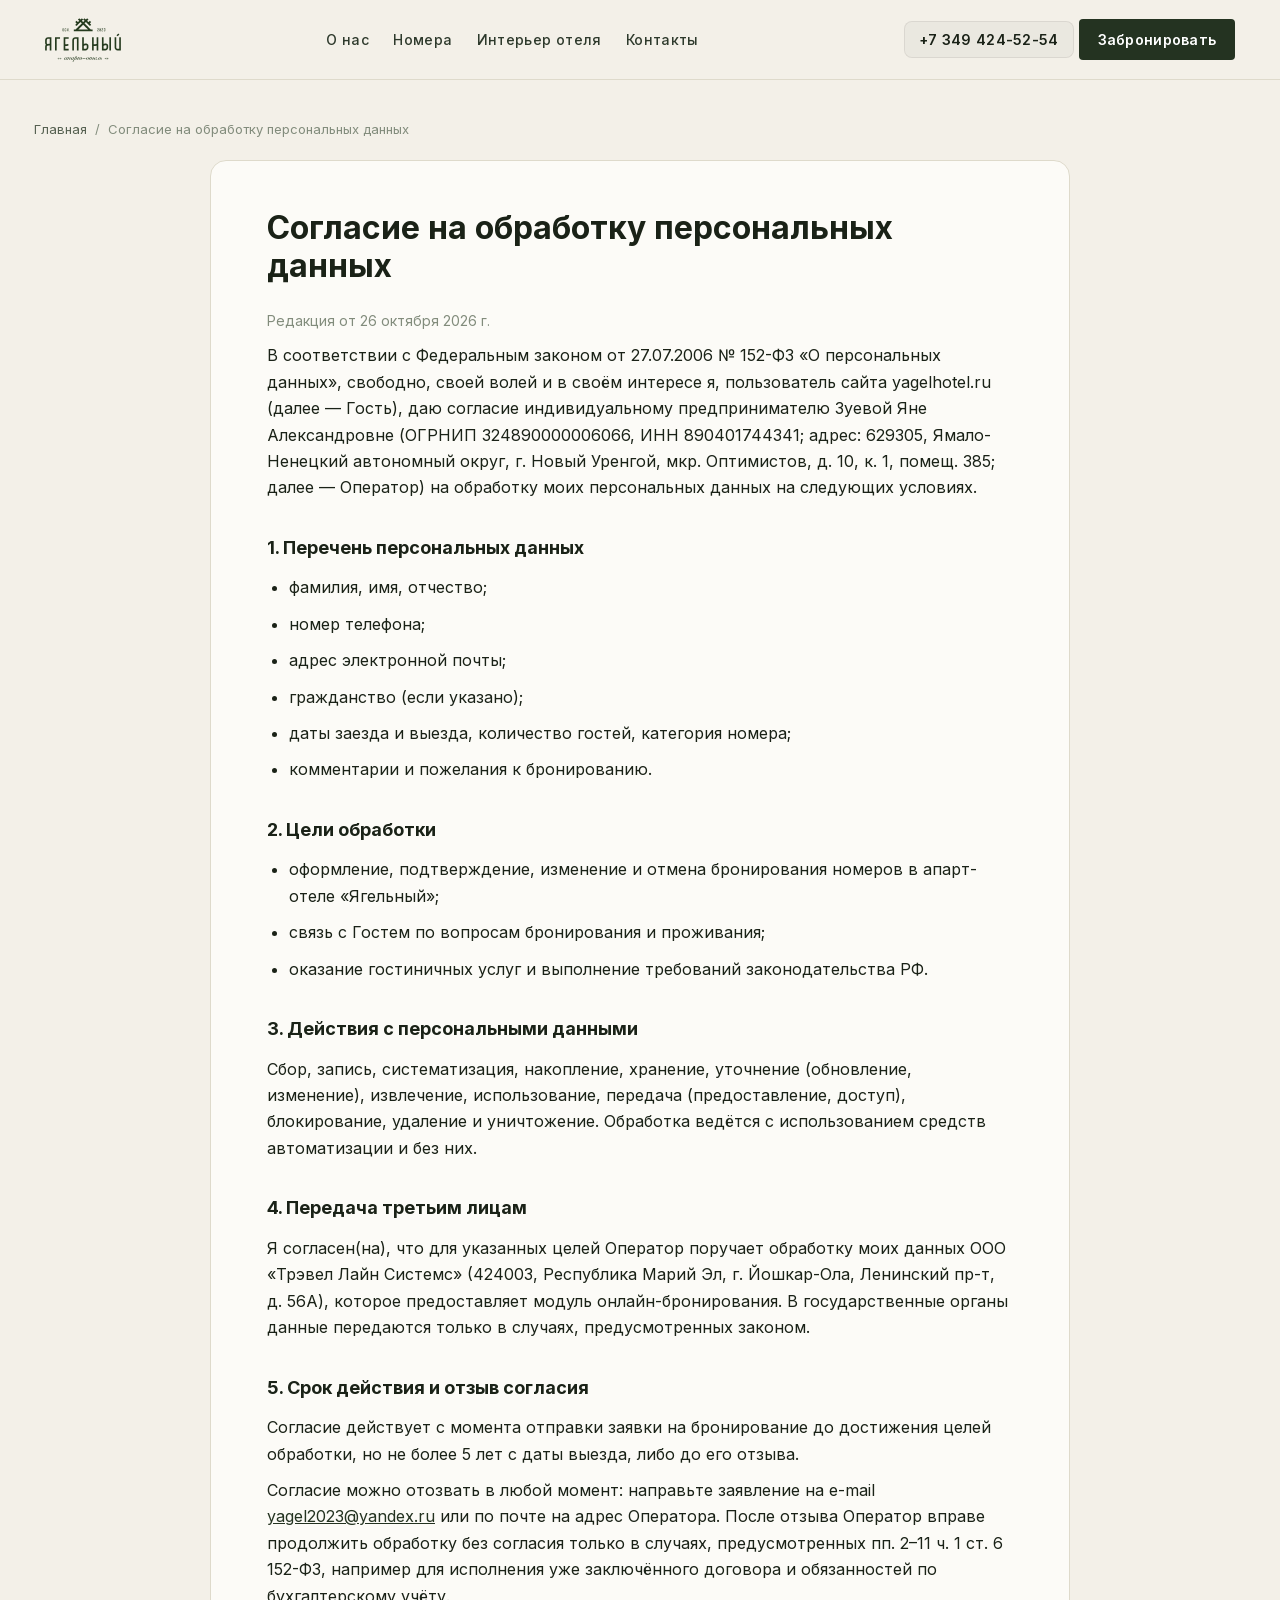
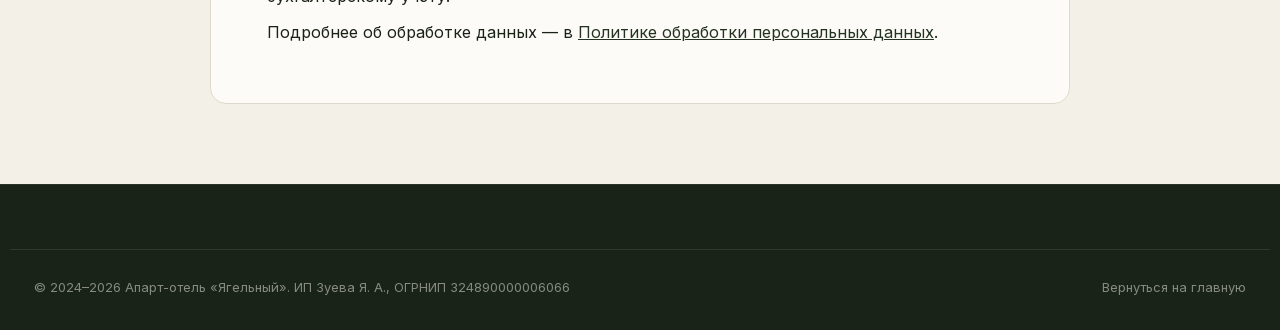
<file: agreement.html>
<!DOCTYPE html>
<html lang="ru">
<head>
  <meta charset="UTF-8">
  <meta name="viewport" content="width=device-width, initial-scale=1.0">
  <title>Согласие на обработку персональных данных — Апарт-отель «Ягельный»</title>
  <meta name="description" content="Согласие на обработку персональных данных при бронировании номеров в апарт-отеле «Ягельный».">
  <link rel="canonical" href="https://yagelhotel.ru/agreement.html">
  <link rel="icon" type="image/svg+xml" href="assets/icons/favicon.svg">
  <link rel="icon" type="image/png" sizes="32x32" href="assets/icons/favicon.png">
  <link rel="stylesheet" href="assets/fonts/fonts.css">
  <link rel="stylesheet" href="css/style.css?v=20261027a">
</head>
<body>
  <!-- Header -->
  <header class="header">
    <div class="container header__inner">
      <a href="index.html" class="header__logo">
        <img src="assets/icons/svg_1714082821944.svg" alt="Апарт-отель Ягельный">
      </a>
      <nav class="header__nav">
        <a href="index.html#concept" class="header__nav-link">О нас</a>
        <a href="index.html#rooms" class="header__nav-link">Номера</a>
        <a href="index.html#interer" class="header__nav-link">Интерьер отеля</a>
        <a href="index.html#contacts" class="header__nav-link">Контакты</a>
      </nav>
      <div class="header__contacts">
        <a href="tel:+73494245254" class="header__phone">+7 349 424-52-54</a>
        <a href="index.html?tl-booking-open=true" class="btn btn--primary btn--sm">Забронировать</a>
      </div>
    </div>
  </header>

  <main class="legal-page">
    <div class="container">
      <div class="breadcrumbs">
        <a href="index.html">Главная</a>
        <span>/</span>
        <span>Согласие на обработку персональных данных</span>
      </div>

      <article class="legal-card">
        <h1>Согласие на обработку персональных данных</h1>
        <p class="legal-meta">Редакция от 26 октября 2026 г.</p>

        <p>В соответствии с Федеральным законом от 27.07.2006 № 152-ФЗ «О персональных данных», свободно, своей волей и в своём интересе я, пользователь сайта yagelhotel.ru (далее — Гость), даю согласие индивидуальному предпринимателю Зуевой Яне Александровне (ОГРНИП 324890000006066, ИНН 890401744341; адрес: 629305, Ямало-Ненецкий автономный округ, г. Новый Уренгой, мкр. Оптимистов, д. 10, к. 1, помещ. 385; далее — Оператор) на обработку моих персональных данных на следующих условиях.</p>

        <h2>1. Перечень персональных данных</h2>
        <ul>
          <li>фамилия, имя, отчество;</li>
          <li>номер телефона;</li>
          <li>адрес электронной почты;</li>
          <li>гражданство (если указано);</li>
          <li>даты заезда и выезда, количество гостей, категория номера;</li>
          <li>комментарии и пожелания к бронированию.</li>
        </ul>

        <h2>2. Цели обработки</h2>
        <ul>
          <li>оформление, подтверждение, изменение и отмена бронирования номеров в апарт-отеле «Ягельный»;</li>
          <li>связь с Гостем по вопросам бронирования и проживания;</li>
          <li>оказание гостиничных услуг и выполнение требований законодательства РФ.</li>
        </ul>

        <h2>3. Действия с персональными данными</h2>
        <p>Сбор, запись, систематизация, накопление, хранение, уточнение (обновление, изменение), извлечение, использование, передача (предоставление, доступ), блокирование, удаление и уничтожение. Обработка ведётся с использованием средств автоматизации и без них.</p>

        <h2>4. Передача третьим лицам</h2>
        <p>Я согласен(на), что для указанных целей Оператор поручает обработку моих данных ООО «Трэвел Лайн Системс» (424003, Республика Марий Эл, г. Йошкар-Ола, Ленинский пр-т, д. 56А), которое предоставляет модуль онлайн-бронирования. В государственные органы данные передаются только в случаях, предусмотренных законом.</p>

        <h2>5. Срок действия и отзыв согласия</h2>
        <p>Согласие действует с момента отправки заявки на бронирование до достижения целей обработки, но не более 5 лет с даты выезда, либо до его отзыва.</p>
        <p>Согласие можно отозвать в любой момент: направьте заявление на e-mail <a href="mailto:yagel2023@yandex.ru">yagel2023@yandex.ru</a> или по почте на адрес Оператора. После отзыва Оператор вправе продолжить обработку без согласия только в случаях, предусмотренных пп. 2–11 ч. 1 ст. 6 152-ФЗ, например для исполнения уже заключённого договора и обязанностей по бухгалтерскому учёту.</p>

        <p>Подробнее об обработке данных — в <a href="policy.html">Политике обработки персональных данных</a>.</p>
      </article>
    </div>
  </main>

  <!-- Footer -->
  <footer class="footer">
    <div class="container footer__bottom">
      <div>© 2024–2026 Апарт-отель «Ягельный». ИП Зуева Я. А., ОГРНИП 324890000006066</div>
      <div><a href="index.html" class="footer__link">Вернуться на главную</a></div>
    </div>
  </footer>
</body>
</html>
</file>
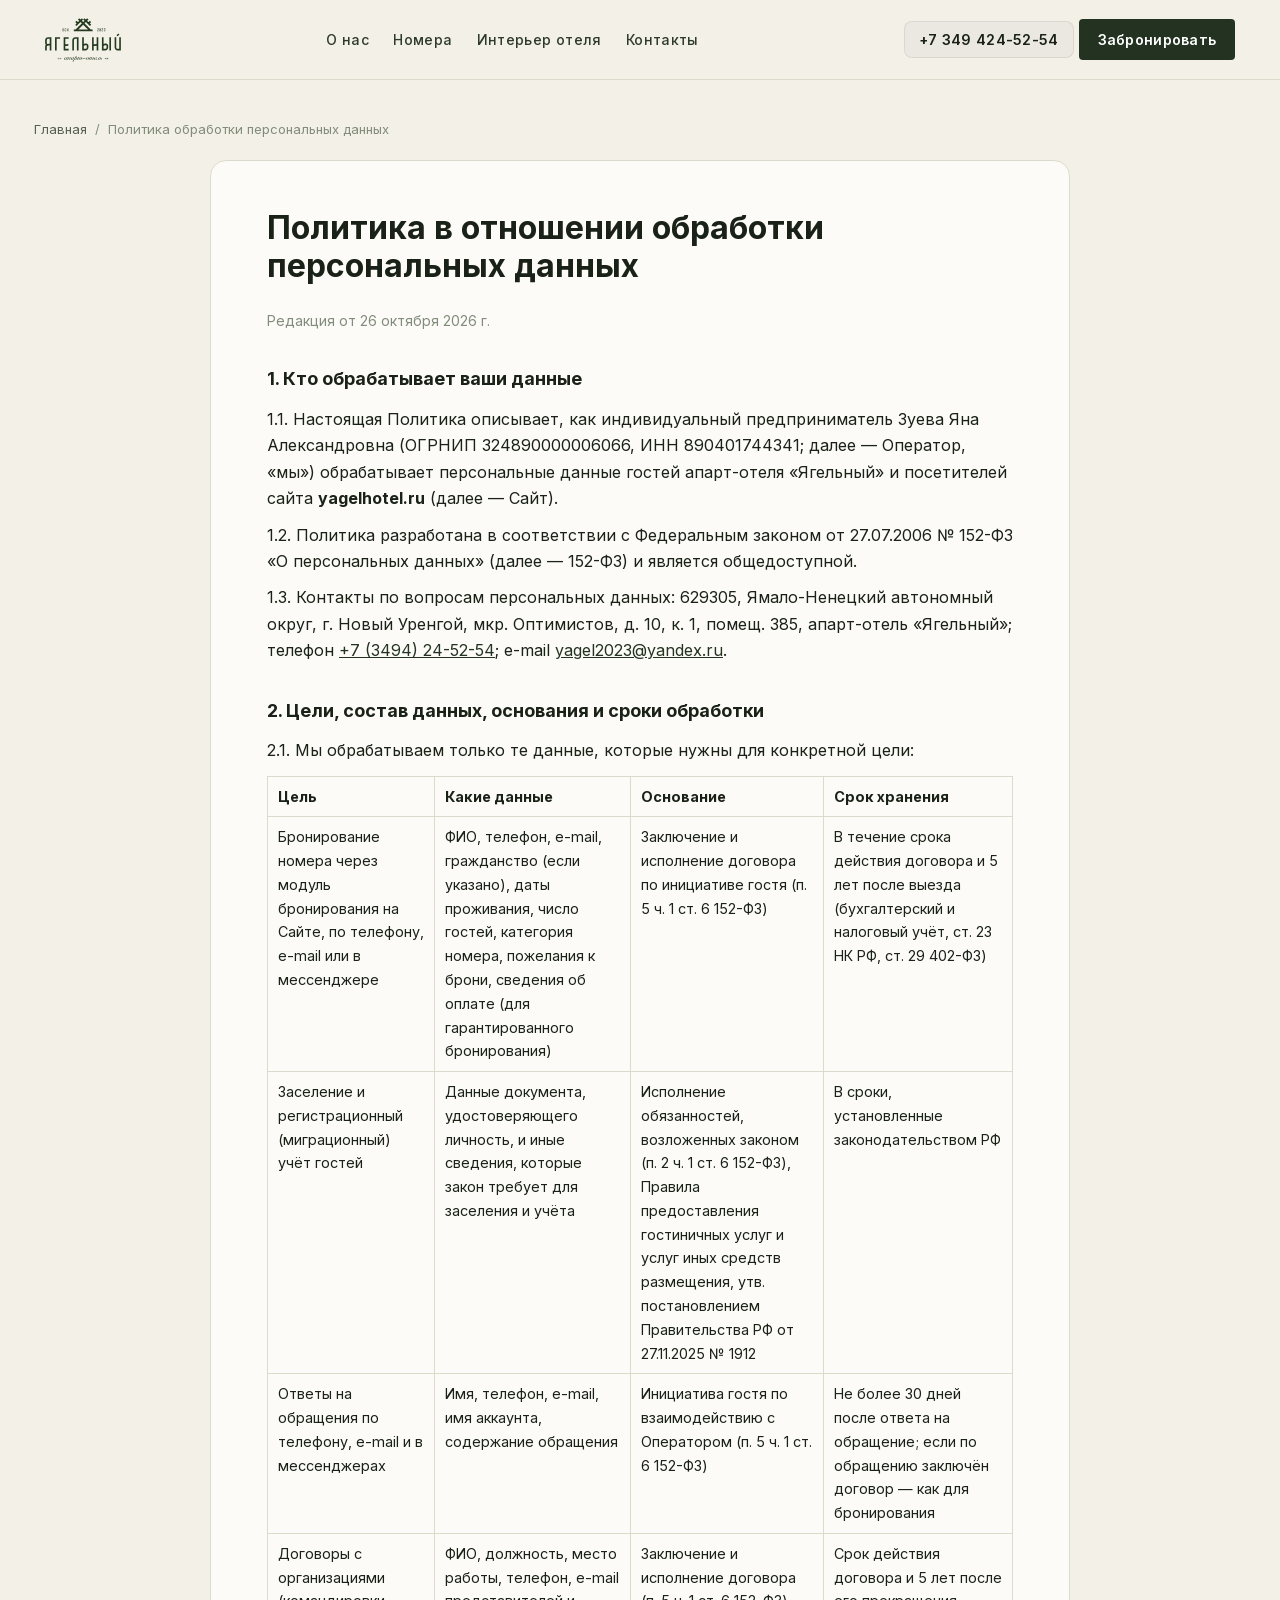
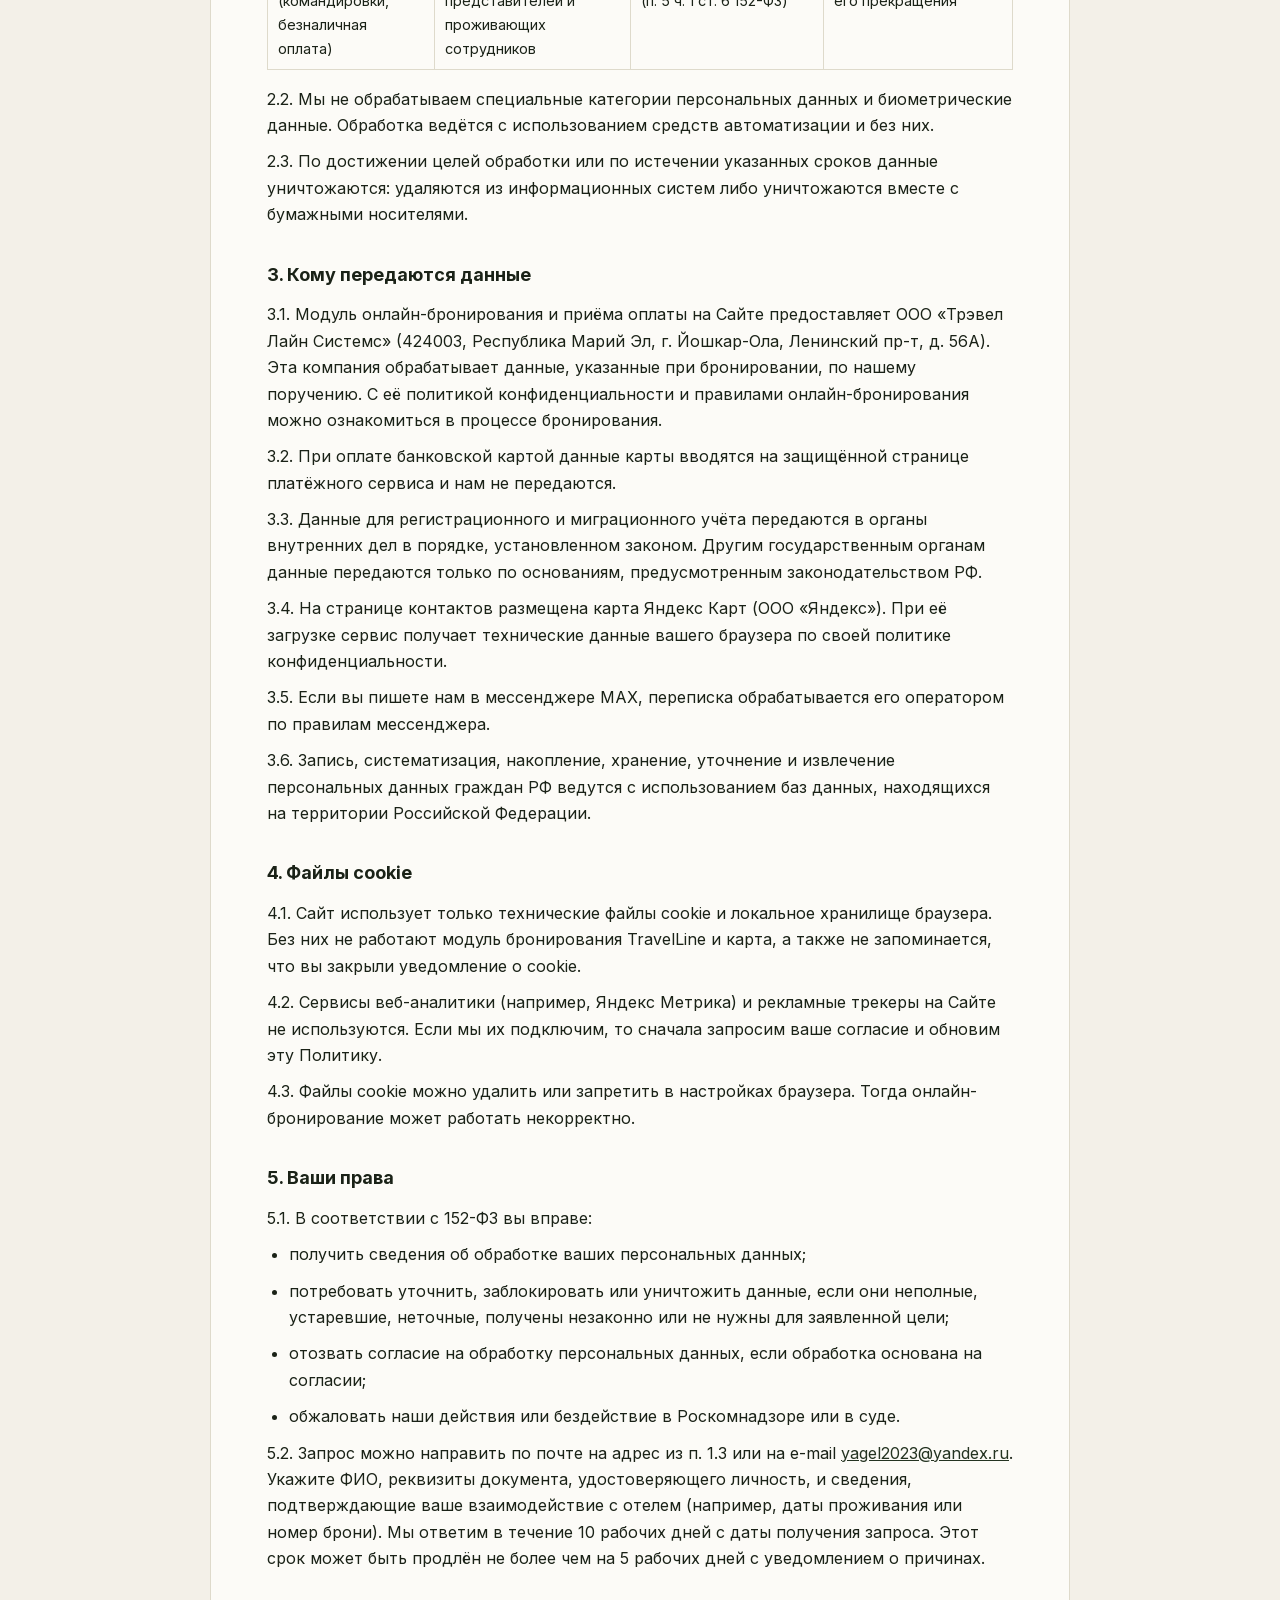
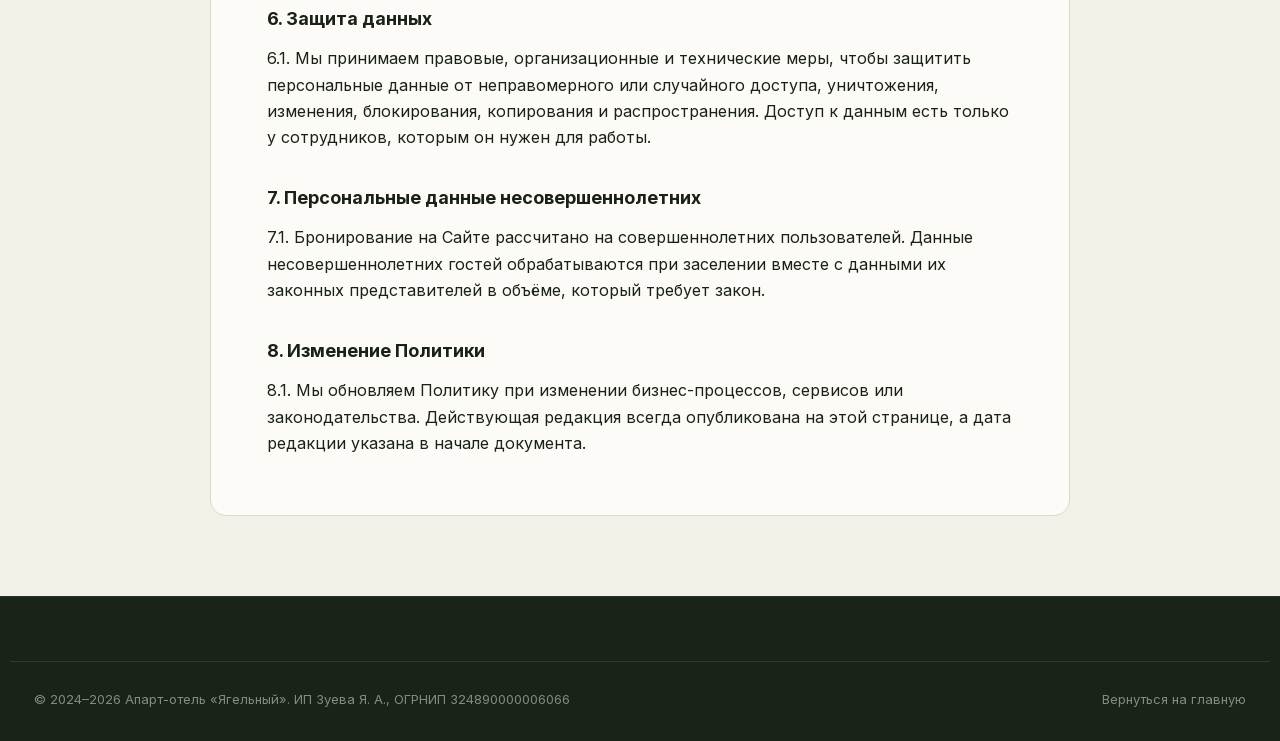
<file: policy.html>
<!DOCTYPE html>
<html lang="ru">
<head>
  <meta charset="UTF-8">
  <meta name="viewport" content="width=device-width, initial-scale=1.0">
  <title>Политика обработки персональных данных — Апарт-отель «Ягельный», г. Новый Уренгой</title>
  <meta name="description" content="Политика в отношении обработки персональных данных гостей и посетителей сайта апарт-отеля «Ягельный» в соответствии с 152-ФЗ.">
  <link rel="canonical" href="https://yagelhotel.ru/policy.html">
  <link rel="icon" type="image/svg+xml" href="assets/icons/favicon.svg">
  <link rel="icon" type="image/png" sizes="32x32" href="assets/icons/favicon.png">
  <link rel="stylesheet" href="assets/fonts/fonts.css">
  <link rel="stylesheet" href="css/style.css?v=20261027a">
</head>
<body>
  <!-- Header -->
  <header class="header">
    <div class="container header__inner">
      <a href="index.html" class="header__logo">
        <img src="assets/icons/svg_1714082821944.svg" alt="Апарт-отель Ягельный">
      </a>
      <nav class="header__nav">
        <a href="index.html#concept" class="header__nav-link">О нас</a>
        <a href="index.html#rooms" class="header__nav-link">Номера</a>
        <a href="index.html#interer" class="header__nav-link">Интерьер отеля</a>
        <a href="index.html#contacts" class="header__nav-link">Контакты</a>
      </nav>
      <div class="header__contacts">
        <a href="tel:+73494245254" class="header__phone">+7 349 424-52-54</a>
        <a href="index.html?tl-booking-open=true" class="btn btn--primary btn--sm">Забронировать</a>
      </div>
    </div>
  </header>

  <main class="legal-page">
    <div class="container">
      <div class="breadcrumbs">
        <a href="index.html">Главная</a>
        <span>/</span>
        <span>Политика обработки персональных данных</span>
      </div>

      <article class="legal-card">
        <h1>Политика в отношении обработки персональных данных</h1>
        <p class="legal-meta">Редакция от 26 октября 2026 г.</p>

        <h2>1. Кто обрабатывает ваши данные</h2>
        <p>1.1. Настоящая Политика описывает, как индивидуальный предприниматель Зуева Яна Александровна (ОГРНИП 324890000006066, ИНН 890401744341; далее — Оператор, «мы») обрабатывает персональные данные гостей апарт-отеля «Ягельный» и посетителей сайта <strong>yagelhotel.ru</strong> (далее — Сайт).</p>
        <p>1.2. Политика разработана в соответствии с Федеральным законом от 27.07.2006 № 152-ФЗ «О персональных данных» (далее — 152-ФЗ) и является общедоступной.</p>
        <p>1.3. Контакты по вопросам персональных данных: 629305, Ямало-Ненецкий автономный округ, г. Новый Уренгой, мкр. Оптимистов, д. 10, к. 1, помещ. 385, апарт-отель «Ягельный»; телефон <a href="tel:+73494245254">+7 (3494) 24-52-54</a>; e-mail <a href="mailto:yagel2023@yandex.ru">yagel2023@yandex.ru</a>.</p>

        <h2>2. Цели, состав данных, основания и сроки обработки</h2>
        <p>2.1. Мы обрабатываем только те данные, которые нужны для конкретной цели:</p>
        <table>
          <thead>
            <tr><th>Цель</th><th>Какие данные</th><th>Основание</th><th>Срок хранения</th></tr>
          </thead>
          <tbody>
            <tr>
              <td>Бронирование номера через модуль бронирования на Сайте, по телефону, e-mail или в мессенджере</td>
              <td>ФИО, телефон, e-mail, гражданство (если указано), даты проживания, число гостей, категория номера, пожелания к брони, сведения об оплате (для гарантированного бронирования)</td>
              <td>Заключение и исполнение договора по инициативе гостя (п. 5 ч. 1 ст. 6 152-ФЗ)</td>
              <td>В течение срока действия договора и 5 лет после выезда (бухгалтерский и налоговый учёт, ст. 23 НК РФ, ст. 29 402-ФЗ)</td>
            </tr>
            <tr>
              <td>Заселение и регистрационный (миграционный) учёт гостей</td>
              <td>Данные документа, удостоверяющего личность, и иные сведения, которые закон требует для заселения и учёта</td>
              <td>Исполнение обязанностей, возложенных законом (п. 2 ч. 1 ст. 6 152-ФЗ), Правила предоставления гостиничных услуг и услуг иных средств размещения, утв. постановлением Правительства РФ от 27.11.2025 № 1912</td>
              <td>В сроки, установленные законодательством РФ</td>
            </tr>
            <tr>
              <td>Ответы на обращения по телефону, e-mail и в мессенджерах</td>
              <td>Имя, телефон, e-mail, имя аккаунта, содержание обращения</td>
              <td>Инициатива гостя по взаимодействию с Оператором (п. 5 ч. 1 ст. 6 152-ФЗ)</td>
              <td>Не более 30 дней после ответа на обращение; если по обращению заключён договор — как для бронирования</td>
            </tr>
            <tr>
              <td>Договоры с организациями (командировки, безналичная оплата)</td>
              <td>ФИО, должность, место работы, телефон, e-mail представителей и проживающих сотрудников</td>
              <td>Заключение и исполнение договора (п. 5 ч. 1 ст. 6 152-ФЗ)</td>
              <td>Срок действия договора и 5 лет после его прекращения</td>
            </tr>
          </tbody>
        </table>
        <p>2.2. Мы не обрабатываем специальные категории персональных данных и биометрические данные. Обработка ведётся с использованием средств автоматизации и без них.</p>
        <p>2.3. По достижении целей обработки или по истечении указанных сроков данные уничтожаются: удаляются из информационных систем либо уничтожаются вместе с бумажными носителями.</p>

        <h2>3. Кому передаются данные</h2>
        <p>3.1. Модуль онлайн-бронирования и приёма оплаты на Сайте предоставляет ООО «Трэвел Лайн Системс» (424003, Республика Марий Эл, г. Йошкар-Ола, Ленинский пр-т, д. 56А). Эта компания обрабатывает данные, указанные при бронировании, по нашему поручению. С её политикой конфиденциальности и правилами онлайн-бронирования можно ознакомиться в процессе бронирования.</p>
        <p>3.2. При оплате банковской картой данные карты вводятся на защищённой странице платёжного сервиса и нам не передаются.</p>
        <p>3.3. Данные для регистрационного и миграционного учёта передаются в органы внутренних дел в порядке, установленном законом. Другим государственным органам данные передаются только по основаниям, предусмотренным законодательством РФ.</p>
        <p>3.4. На странице контактов размещена карта Яндекс Карт (ООО «Яндекс»). При её загрузке сервис получает технические данные вашего браузера по своей политике конфиденциальности.</p>
        <p>3.5. Если вы пишете нам в мессенджере MAX, переписка обрабатывается его оператором по правилам мессенджера.</p>
        <p>3.6. Запись, систематизация, накопление, хранение, уточнение и извлечение персональных данных граждан РФ ведутся с использованием баз данных, находящихся на территории Российской Федерации.</p>

        <h2 id="cookie">4. Файлы cookie</h2>
        <p>4.1. Сайт использует только технические файлы cookie и локальное хранилище браузера. Без них не работают модуль бронирования TravelLine и карта, а также не запоминается, что вы закрыли уведомление о cookie.</p>
        <p>4.2. Сервисы веб-аналитики (например, Яндекс Метрика) и рекламные трекеры на Сайте не используются. Если мы их подключим, то сначала запросим ваше согласие и обновим эту Политику.</p>
        <p>4.3. Файлы cookie можно удалить или запретить в настройках браузера. Тогда онлайн-бронирование может работать некорректно.</p>

        <h2>5. Ваши права</h2>
        <p>5.1. В соответствии с 152-ФЗ вы вправе:</p>
        <ul>
          <li>получить сведения об обработке ваших персональных данных;</li>
          <li>потребовать уточнить, заблокировать или уничтожить данные, если они неполные, устаревшие, неточные, получены незаконно или не нужны для заявленной цели;</li>
          <li>отозвать согласие на обработку персональных данных, если обработка основана на согласии;</li>
          <li>обжаловать наши действия или бездействие в Роскомнадзоре или в суде.</li>
        </ul>
        <p>5.2. Запрос можно направить по почте на адрес из п. 1.3 или на e-mail <a href="mailto:yagel2023@yandex.ru">yagel2023@yandex.ru</a>. Укажите ФИО, реквизиты документа, удостоверяющего личность, и сведения, подтверждающие ваше взаимодействие с отелем (например, даты проживания или номер брони). Мы ответим в течение 10 рабочих дней с даты получения запроса. Этот срок может быть продлён не более чем на 5 рабочих дней с уведомлением о причинах.</p>

        <h2>6. Защита данных</h2>
        <p>6.1. Мы принимаем правовые, организационные и технические меры, чтобы защитить персональные данные от неправомерного или случайного доступа, уничтожения, изменения, блокирования, копирования и распространения. Доступ к данным есть только у сотрудников, которым он нужен для работы.</p>

        <h2>7. Персональные данные несовершеннолетних</h2>
        <p>7.1. Бронирование на Сайте рассчитано на совершеннолетних пользователей. Данные несовершеннолетних гостей обрабатываются при заселении вместе с данными их законных представителей в объёме, который требует закон.</p>

        <h2>8. Изменение Политики</h2>
        <p>8.1. Мы обновляем Политику при изменении бизнес-процессов, сервисов или законодательства. Действующая редакция всегда опубликована на этой странице, а дата редакции указана в начале документа.</p>
      </article>
    </div>
  </main>

  <!-- Footer -->
  <footer class="footer">
    <div class="container footer__bottom">
      <div>© 2024–2026 Апарт-отель «Ягельный». ИП Зуева Я. А., ОГРНИП 324890000006066</div>
      <div><a href="index.html" class="footer__link">Вернуться на главную</a></div>
    </div>
  </footer>
</body>
</html>
</file>
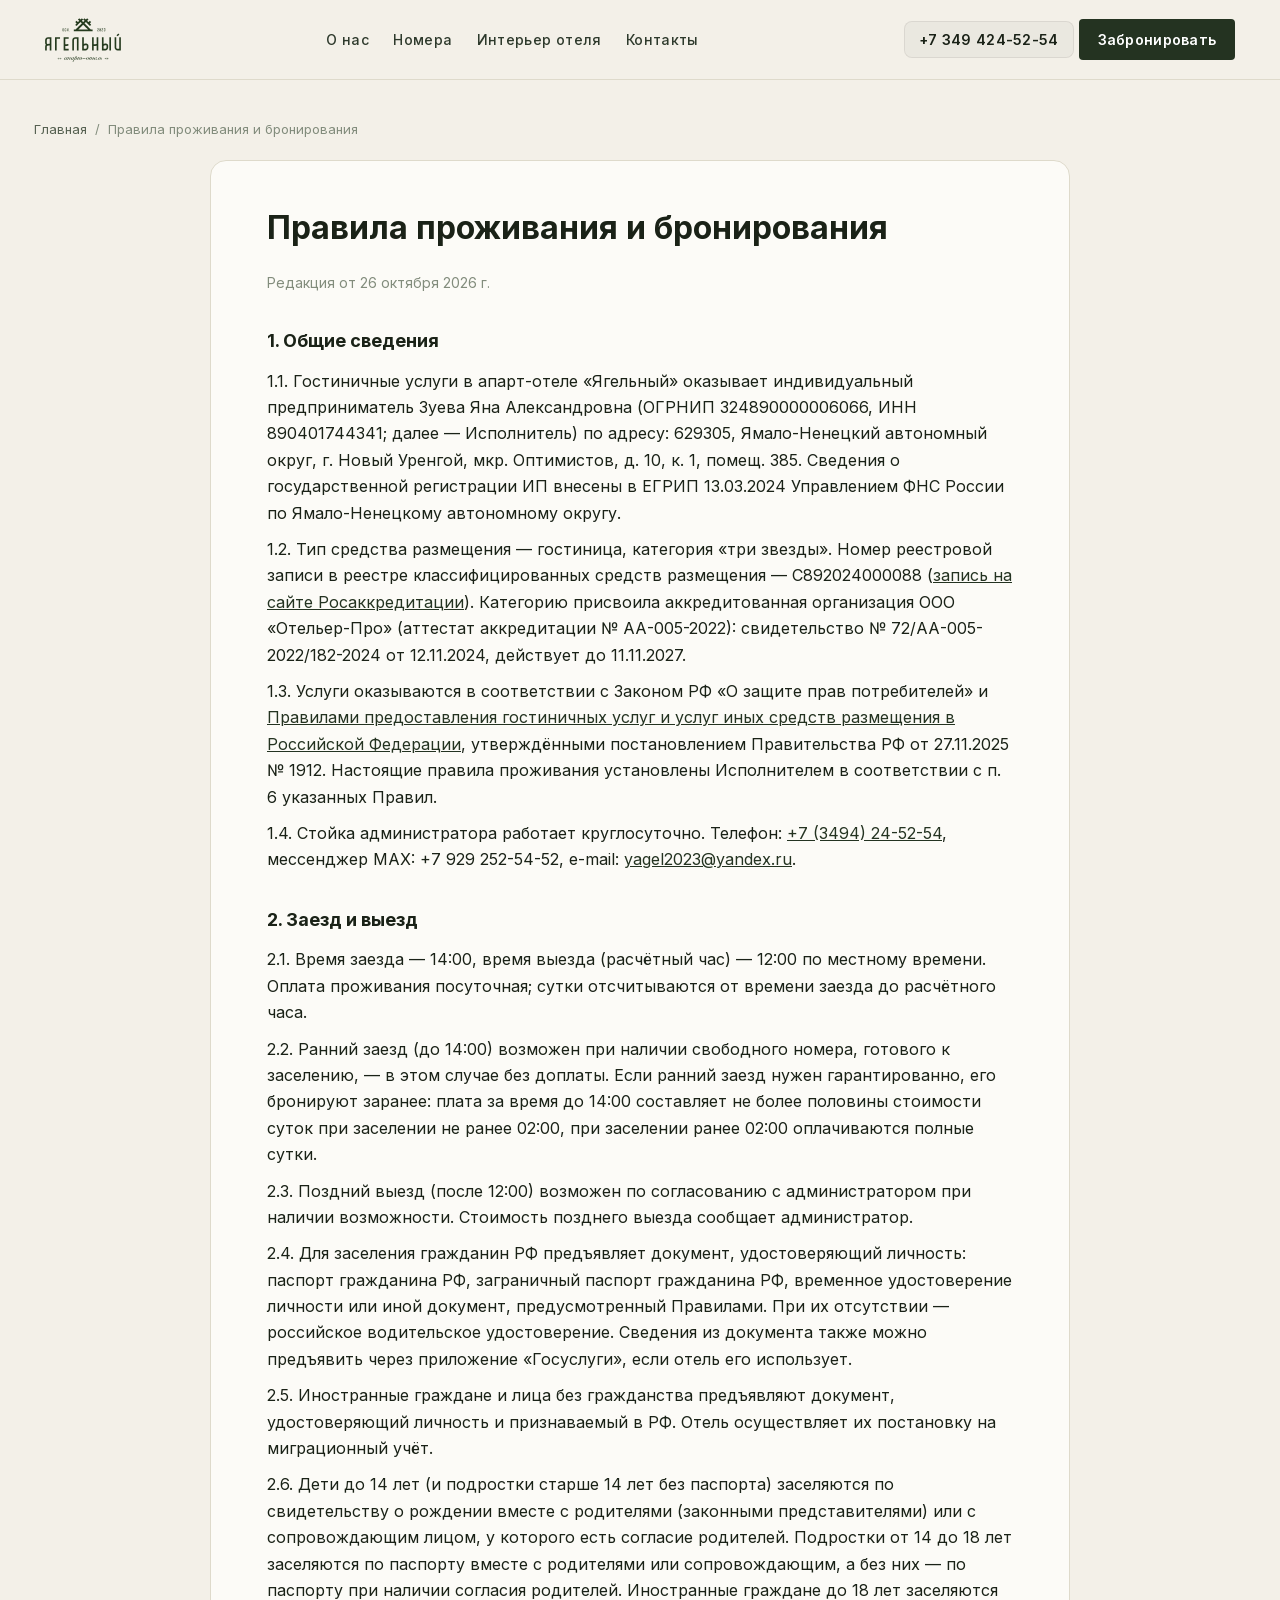
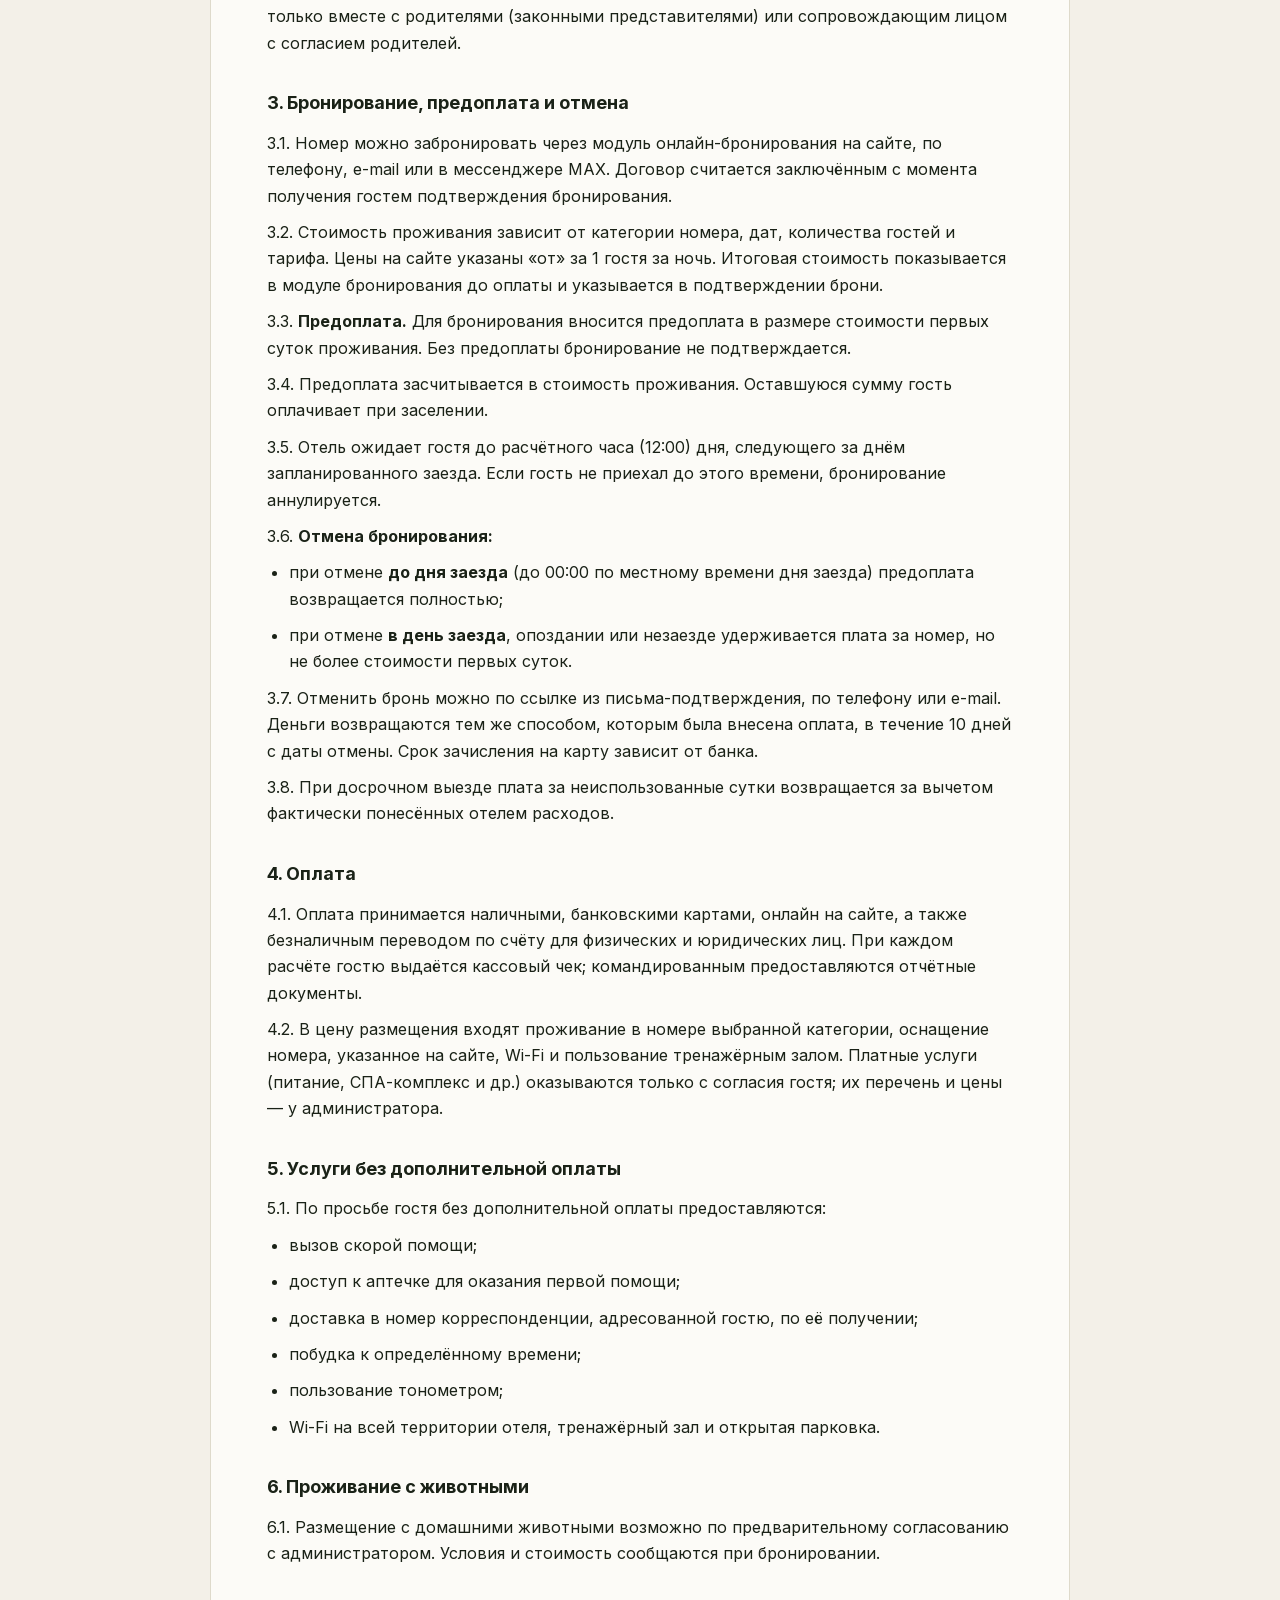
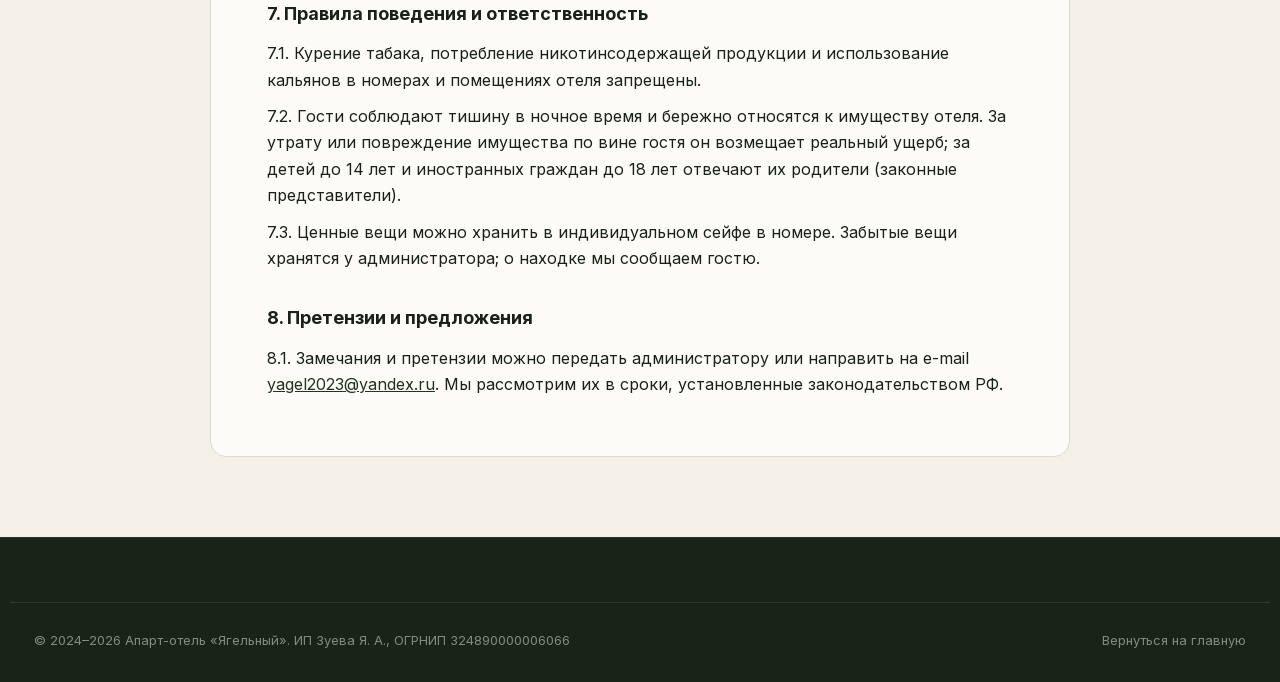
<file: rules.html>
<!DOCTYPE html>
<html lang="ru">
<head>
  <meta charset="UTF-8">
  <meta name="viewport" content="width=device-width, initial-scale=1.0">
  <title>Правила проживания и бронирования — Апарт-отель «Ягельный»</title>
  <meta name="description" content="Правила проживания, бронирования, предоплаты и отмены брони в апарт-отеле «Ягельный», г. Новый Уренгой.">
  <link rel="canonical" href="https://yagelhotel.ru/rules.html">
  <link rel="icon" type="image/svg+xml" href="assets/icons/favicon.svg">
  <link rel="icon" type="image/png" sizes="32x32" href="assets/icons/favicon.png">
  <link rel="stylesheet" href="assets/fonts/fonts.css">
  <link rel="stylesheet" href="css/style.css?v=20261027a">
</head>
<body>
  <!-- Header -->
  <header class="header">
    <div class="container header__inner">
      <a href="index.html" class="header__logo">
        <img src="assets/icons/svg_1714082821944.svg" alt="Апарт-отель Ягельный">
      </a>
      <nav class="header__nav">
        <a href="index.html#concept" class="header__nav-link">О нас</a>
        <a href="index.html#rooms" class="header__nav-link">Номера</a>
        <a href="index.html#interer" class="header__nav-link">Интерьер отеля</a>
        <a href="index.html#contacts" class="header__nav-link">Контакты</a>
      </nav>
      <div class="header__contacts">
        <a href="tel:+73494245254" class="header__phone">+7 349 424-52-54</a>
        <a href="index.html?tl-booking-open=true" class="btn btn--primary btn--sm">Забронировать</a>
      </div>
    </div>
  </header>

  <main class="legal-page">
    <div class="container">
      <div class="breadcrumbs">
        <a href="index.html">Главная</a>
        <span>/</span>
        <span>Правила проживания и бронирования</span>
      </div>

      <article class="legal-card">
        <h1>Правила проживания и бронирования</h1>
        <p class="legal-meta">Редакция от 26 октября 2026 г.</p>

        <h2>1. Общие сведения</h2>
        <p>1.1. Гостиничные услуги в апарт-отеле «Ягельный» оказывает индивидуальный предприниматель Зуева Яна Александровна (ОГРНИП 324890000006066, ИНН 890401744341; далее — Исполнитель) по адресу: 629305, Ямало-Ненецкий автономный округ, г. Новый Уренгой, мкр. Оптимистов, д. 10, к. 1, помещ. 385. Сведения о государственной регистрации ИП внесены в ЕГРИП 13.03.2024 Управлением ФНС России по Ямало-Ненецкому автономному округу.</p>
        <p>1.2. Тип средства размещения — гостиница, категория «три звезды». Номер реестровой записи в реестре классифицированных средств размещения — С892024000088 (<a href="https://tourism.fsa.gov.ru/ru/resorts/hotels/017641e0-c608-11ef-92da-7389fca3574b/about-resort" target="_blank" rel="noopener">запись на сайте Росаккредитации</a>). Категорию присвоила аккредитованная организация ООО «Отельер-Про» (аттестат аккредитации № АА-005-2022): свидетельство № 72/АА-005-2022/182-2024 от 12.11.2024, действует до 11.11.2027.</p>
        <p>1.3. Услуги оказываются в соответствии с Законом РФ «О защите прав потребителей» и <a href="http://publication.pravo.gov.ru/document/0001202511300001" target="_blank" rel="noopener">Правилами предоставления гостиничных услуг и услуг иных средств размещения в Российской Федерации</a>, утверждёнными постановлением Правительства РФ от 27.11.2025 № 1912. Настоящие правила проживания установлены Исполнителем в соответствии с п. 6 указанных Правил.</p>
        <p>1.4. Стойка администратора работает круглосуточно. Телефон: <a href="tel:+73494245254">+7 (3494) 24-52-54</a>, мессенджер MAX: +7 929 252-54-52, e-mail: <a href="mailto:yagel2023@yandex.ru">yagel2023@yandex.ru</a>.</p>

        <h2>2. Заезд и выезд</h2>
        <p>2.1. Время заезда — 14:00, время выезда (расчётный час) — 12:00 по местному времени. Оплата проживания посуточная; сутки отсчитываются от времени заезда до расчётного часа.</p>
        <p>2.2. Ранний заезд (до 14:00) возможен при наличии свободного номера, готового к заселению, — в этом случае без доплаты. Если ранний заезд нужен гарантированно, его бронируют заранее: плата за время до 14:00 составляет не более половины стоимости суток при заселении не ранее 02:00, при заселении ранее 02:00 оплачиваются полные сутки.</p>
        <p>2.3. Поздний выезд (после 12:00) возможен по согласованию с администратором при наличии возможности. Стоимость позднего выезда сообщает администратор.</p>
        <p>2.4. Для заселения гражданин РФ предъявляет документ, удостоверяющий личность: паспорт гражданина РФ, заграничный паспорт гражданина РФ, временное удостоверение личности или иной документ, предусмотренный Правилами. При их отсутствии — российское водительское удостоверение. Сведения из документа также можно предъявить через приложение «Госуслуги», если отель его использует.</p>
        <p>2.5. Иностранные граждане и лица без гражданства предъявляют документ, удостоверяющий личность и признаваемый в РФ. Отель осуществляет их постановку на миграционный учёт.</p>
        <p>2.6. Дети до 14 лет (и подростки старше 14 лет без паспорта) заселяются по свидетельству о рождении вместе с родителями (законными представителями) или с сопровождающим лицом, у которого есть согласие родителей. Подростки от 14 до 18 лет заселяются по паспорту вместе с родителями или сопровождающим, а без них — по паспорту при наличии согласия родителей. Иностранные граждане до 18 лет заселяются только вместе с родителями (законными представителями) или сопровождающим лицом с согласием родителей.</p>

        <h2 id="booking">3. Бронирование, предоплата и отмена</h2>
        <p>3.1. Номер можно забронировать через модуль онлайн-бронирования на сайте, по телефону, e-mail или в мессенджере MAX. Договор считается заключённым с момента получения гостем подтверждения бронирования.</p>
        <p>3.2. Стоимость проживания зависит от категории номера, дат, количества гостей и тарифа. Цены на сайте указаны «от» за 1 гостя за ночь. Итоговая стоимость показывается в модуле бронирования до оплаты и указывается в подтверждении брони.</p>
        <p>3.3. <strong>Предоплата.</strong> Для бронирования вносится предоплата в размере стоимости первых суток проживания. Без предоплаты бронирование не подтверждается.</p>
        <p>3.4. Предоплата засчитывается в стоимость проживания. Оставшуюся сумму гость оплачивает при заселении.</p>
        <p>3.5. Отель ожидает гостя до расчётного часа (12:00) дня, следующего за днём запланированного заезда. Если гость не приехал до этого времени, бронирование аннулируется.</p>
        <p>3.6. <strong>Отмена бронирования:</strong></p>
        <ul>
          <li>при отмене <strong>до дня заезда</strong> (до 00:00 по местному времени дня заезда) предоплата возвращается полностью;</li>
          <li>при отмене <strong>в день заезда</strong>, опоздании или незаезде удерживается плата за номер, но не более стоимости первых суток.</li>
        </ul>
        <p>3.7. Отменить бронь можно по ссылке из письма-подтверждения, по телефону или e-mail. Деньги возвращаются тем же способом, которым была внесена оплата, в течение 10 дней с даты отмены. Срок зачисления на карту зависит от банка.</p>
        <p>3.8. При досрочном выезде плата за неиспользованные сутки возвращается за вычетом фактически понесённых отелем расходов.</p>

        <h2>4. Оплата</h2>
        <p>4.1. Оплата принимается наличными, банковскими картами, онлайн на сайте, а также безналичным переводом по счёту для физических и юридических лиц. При каждом расчёте гостю выдаётся кассовый чек; командированным предоставляются отчётные документы.</p>
        <p>4.2. В цену размещения входят проживание в номере выбранной категории, оснащение номера, указанное на сайте, Wi-Fi и пользование тренажёрным залом. Платные услуги (питание, СПА-комплекс и др.) оказываются только с согласия гостя; их перечень и цены — у администратора.</p>

        <h2>5. Услуги без дополнительной оплаты</h2>
        <p>5.1. По просьбе гостя без дополнительной оплаты предоставляются:</p>
        <ul>
          <li>вызов скорой помощи;</li>
          <li>доступ к аптечке для оказания первой помощи;</li>
          <li>доставка в номер корреспонденции, адресованной гостю, по её получении;</li>
          <li>побудка к определённому времени;</li>
          <li>пользование тонометром;</li>
          <li>Wi-Fi на всей территории отеля, тренажёрный зал и открытая парковка.</li>
        </ul>

        <h2>6. Проживание с животными</h2>
        <p>6.1. Размещение с домашними животными возможно по предварительному согласованию с администратором. Условия и стоимость сообщаются при бронировании.</p>

        <h2>7. Правила поведения и ответственность</h2>
        <p>7.1. Курение табака, потребление никотинсодержащей продукции и использование кальянов в номерах и помещениях отеля запрещены.</p>
        <p>7.2. Гости соблюдают тишину в ночное время и бережно относятся к имуществу отеля. За утрату или повреждение имущества по вине гостя он возмещает реальный ущерб; за детей до 14 лет и иностранных граждан до 18 лет отвечают их родители (законные представители).</p>
        <p>7.3. Ценные вещи можно хранить в индивидуальном сейфе в номере. Забытые вещи хранятся у администратора; о находке мы сообщаем гостю.</p>

        <h2>8. Претензии и предложения</h2>
        <p>8.1. Замечания и претензии можно передать администратору или направить на e-mail <a href="mailto:yagel2023@yandex.ru">yagel2023@yandex.ru</a>. Мы рассмотрим их в сроки, установленные законодательством РФ.</p>
      </article>
    </div>
  </main>

  <!-- Footer -->
  <footer class="footer">
    <div class="container footer__bottom">
      <div>© 2024–2026 Апарт-отель «Ягельный». ИП Зуева Я. А., ОГРНИП 324890000006066</div>
      <div><a href="index.html" class="footer__link">Вернуться на главную</a></div>
    </div>
  </footer>
</body>
</html>
</file>
<file: assets/fonts/fonts.css>
/* Inter (SIL Open Font License 1.1), размещён локально, чтобы не передавать IP посетителей в Google */
/* cyrillic-ext */
@font-face {
  font-family: 'Inter';
  font-style: normal;
  font-weight: 300 700;
  font-display: swap;
  src: url(inter-cyrillic-ext.woff2) format('woff2');
  unicode-range: U+0460-052F, U+1C80-1C8A, U+20B4, U+2DE0-2DFF, U+A640-A69F, U+FE2E-FE2F;
}
/* cyrillic */
@font-face {
  font-family: 'Inter';
  font-style: normal;
  font-weight: 300 700;
  font-display: swap;
  src: url(inter-cyrillic.woff2) format('woff2');
  unicode-range: U+0301, U+0400-045F, U+0490-0491, U+04B0-04B1, U+2116;
}
/* latin-ext */
@font-face {
  font-family: 'Inter';
  font-style: normal;
  font-weight: 300 700;
  font-display: swap;
  src: url(inter-latin-ext.woff2) format('woff2');
  unicode-range: U+0100-02BA, U+02BD-02C5, U+02C7-02CC, U+02CE-02D7, U+02DD-02FF, U+0304, U+0308, U+0329, U+1D00-1DBF, U+1E00-1E9F, U+1EF2-1EFF, U+2020, U+20A0-20AB, U+20AD-20C4, U+2113, U+2C60-2C7F, U+A720-A7FF;
}
/* latin */
@font-face {
  font-family: 'Inter';
  font-style: normal;
  font-weight: 300 700;
  font-display: swap;
  src: url(inter-latin.woff2) format('woff2');
  unicode-range: U+0000-00FF, U+0131, U+0152-0153, U+02BB-02BC, U+02C6, U+02DA, U+02DC, U+0304, U+0308, U+0329, U+2000-206F, U+20AC, U+2122, U+2191, U+2193, U+2212, U+2215, U+FEFF, U+FFFD;
}
</file>
<file: css/style.css>
/* ==========================================================================
   АПАРТ-ОТЕЛЬ «ЯГЕЛЬНЫЙ» — НЕНАВЯЗЧИВАЯ РОСКОШЬ (QUIET LUXURY)
   Глубокая природная палитра, баланс теплого камня и темной хвои
   ========================================================================== */

/* Шрифт Inter подключается локально: assets/fonts/fonts.css */

:root {
  /* Палитра тихого люкса (Warm Linen, Nordic Pine, Deep Slate) */
  --color-pine-dark: #192317;       /* Глубокий ночной хвойный */
  --color-pine: #243321;            /* Благородная хвоя */
  --color-pine-card: #2e402b;       /* Карточки в темных блоках */
  --color-pine-light: #3f553b;      /* Акцентный мох */
  
  --color-sand: #d5d1c2;            /* Ягель / северный лен */
  --color-sand-light: #eae6da;      /* Светлый камень */
  --color-sand-dark: #b8b3a0;
  
  --color-bg: #f3f0e8;              /* Теплый фоновый известняк (никакой стерильной белизны) */
  --color-surface-warm: #fcfbf7;    /* Мягкая слоновая кость */
  --color-surface-subtle: #eae7dc;  /* Фактурный контрастный беж */
  
  --color-brass: #bda36e;           /* Приглушенная латунь / теплое золото */
  --color-brass-hover: #cfb782;
  
  --color-border: #dedacb;          /* Изящные мягкие разделители */
  --color-border-dark: rgba(255, 255, 255, 0.12);
  
  --color-text: #1a2217;            /* Глубокий темный антрацит */
  --color-text-secondary: #566151;  /* Спокойный лесной сланец */
  --color-text-muted: #828c7c;      /* Деликатные подписи */
  
  --color-text-light: #f4f2ea;      /* Светлый текст для темных блоков */
  --color-text-light-muted: #b8c0b2;
  
  --font-sans: 'Inter', -apple-system, BlinkMacSystemFont, 'Segoe UI', Roboto, sans-serif;
  
  --shadow-card: 0 4px 20px rgba(25, 35, 23, 0.05);
  --shadow-hover: 0 12px 36px rgba(25, 35, 23, 0.1);
  --shadow-dark-card: 0 8px 30px rgba(0, 0, 0, 0.25);
  
  --radius-xs: 4px;
  --radius-sm: 8px;
  --radius-md: 14px;
  --radius-lg: 20px;
  
  --container-max: 1260px;
  --header-height: 80px;
  
  --transition: all 0.25s cubic-bezier(0.2, 0, 0, 1);
}

/* --- Сброс и база --- */
*, *::before, *::after {
  box-sizing: border-box;
  margin: 0;
  padding: 0;
}

html {
  font-family: var(--font-sans);
  font-size: 16px;
  line-height: 1.5;
  color: var(--color-text);
  background-color: var(--color-bg);
  scroll-behavior: smooth;
  -webkit-font-smoothing: antialiased;
}

body {
  overflow-x: hidden;
  min-height: 100vh;
  display: flex;
  flex-direction: column;
}

img, svg {
  display: block;
  max-width: 100%;
  height: auto;
}

a {
  color: inherit;
  text-decoration: none;
  transition: var(--transition);
}

button {
  cursor: pointer;
  font-family: inherit;
  border: none;
  background: none;
}

.container {
  width: 100%;
  max-width: var(--container-max);
  margin: 0 auto;
  padding: 0 24px;
}

/* --- Секции --- */
.section {
  padding: 96px 0;
  position: relative;
}

.section--warm {
  background-color: var(--color-surface-subtle);
  border-top: 1px solid var(--color-border);
  border-bottom: 1px solid var(--color-border);
}

.section--dark {
  background-color: var(--color-pine);
  color: var(--color-text-light);
  border-top: 1px solid rgba(255, 255, 255, 0.08);
  border-bottom: 1px solid rgba(255, 255, 255, 0.08);
}

.section-header {
  margin-bottom: 56px;
}

.section-header--center {
  text-align: center;
  max-width: 720px;
  margin-left: auto;
  margin-right: auto;
}

.section-tag {
  display: inline-block;
  font-size: 0.75rem;
  font-weight: 700;
  text-transform: uppercase;
  letter-spacing: 0.18em;
  color: var(--color-brass);
  margin-bottom: 12px;
}

.section-title {
  font-size: 2.5rem;
  font-weight: 600;
  letter-spacing: -0.025em;
  line-height: 1.2;
  color: var(--color-text);
  margin-bottom: 16px;
}

.section--dark .section-title {
  color: #ffffff;
}

.section-subtitle {
  font-size: 1.125rem;
  color: var(--color-text-secondary);
  line-height: 1.65;
}

.section--dark .section-subtitle {
  color: var(--color-text-light-muted);
}

/* --- Кнопки (Quiet Luxury) --- */
.btn {
  display: inline-flex;
  align-items: center;
  justify-content: center;
  gap: 10px;
  padding: 14px 28px;
  font-size: 0.9375rem;
  font-weight: 600;
  border-radius: var(--radius-xs);
  transition: var(--transition);
  letter-spacing: 0.02em;
  white-space: nowrap;
}

.btn--primary {
  background-color: var(--color-pine);
  color: #ffffff;
  border: 1px solid transparent;
}

.btn--primary:hover {
  background-color: var(--color-pine-dark);
  transform: translateY(-2px);
  box-shadow: 0 6px 18px rgba(25, 35, 23, 0.2);
}

.btn--brass {
  background-color: var(--color-brass);
  color: #151d13;
  font-weight: 700;
  border: 1px solid transparent;
}

.btn--brass:hover {
  background-color: var(--color-brass-hover);
  transform: translateY(-2px);
  box-shadow: 0 6px 20px rgba(189, 163, 110, 0.35);
}

.btn--outline-dark {
  border: 1px solid var(--color-border);
  background: var(--color-surface-warm);
  color: var(--color-text);
}

.btn--outline-dark:hover {
  border-color: var(--color-text);
  background: #ffffff;
  transform: translateY(-2px);
}

.btn--outline-light {
  border: 1px solid rgba(255, 255, 255, 0.25);
  color: var(--color-text-light);
  background: rgba(255, 255, 255, 0.06);
}

.btn--outline-light:hover {
  border-color: var(--color-brass);
  color: var(--color-brass);
  background: rgba(255, 255, 255, 0.12);
  transform: translateY(-2px);
}

.btn--sm {
  padding: 9px 18px;
  font-size: 0.875rem;
}

/* --- Шапка --- */
/* ==========================================================================
   ВЕРХНЯЯ ПАНЕЛЬ НАВИГАЦИИ (HEADER)
   ========================================================================== */
.header {
  position: fixed;
  top: 0;
  left: 0;
  width: 100%;
  height: var(--header-height);
  background: rgba(243, 240, 232, 0.95);
  backdrop-filter: blur(16px);
  -webkit-backdrop-filter: blur(16px);
  z-index: 1000;
  border-bottom: 1px solid var(--color-border);
  transition: height 0.3s ease, background 0.3s ease, box-shadow 0.3s ease;
}

.header.scrolled {
  background: rgba(243, 240, 232, 0.98);
  height: 70px;
  box-shadow: 0 4px 24px rgba(25, 35, 23, 0.08);
}

.header__inner {
  width: 100%;
  max-width: 1560px;
  margin: 0 auto;
  padding: 0 clamp(24px, 3.5vw, 56px);
  height: 100%;
  display: flex;
  align-items: center;
  justify-content: space-between;
  box-sizing: border-box;
}

.header__logo {
  display: flex;
  align-items: center;
  flex-shrink: 0;
  text-decoration: none;
}

.header__logo img {
  height: 44px;
  width: auto;
  display: block;
  filter: brightness(0.2) sepia(1) hue-rotate(60deg) saturate(2);
  transition: opacity 0.2s ease, transform 0.2s ease;
}

.header__logo:hover img {
  opacity: 0.82;
  transform: translateY(-1px);
}

.header__nav {
  display: flex;
  align-items: center;
  justify-content: center;
  gap: clamp(18px, 1.9vw, 28px);
}

.header__nav-link {
  font-family: var(--font-main);
  font-size: 0.875rem;
  font-weight: 500;
  color: #2e3a2c;
  letter-spacing: 0.025em;
  white-space: nowrap;
  padding: 8px 0;
  position: relative;
  text-decoration: none;
  transition: color 0.2s ease;
}

.header__nav-link::after {
  content: '';
  position: absolute;
  bottom: 0;
  left: 0;
  width: 0;
  height: 1.5px;
  background-color: var(--color-brass);
  transition: width 0.25s ease;
  border-radius: 1px;
}

.header__nav-link:hover {
  color: #121c10;
}

.header__nav-link:hover::after {
  width: 100%;
}

.header__actions {
  display: flex;
  align-items: center;
  gap: 16px;
  flex-shrink: 0;
}

.header__divider {
  width: 1px;
  height: 24px;
  background: rgba(36, 51, 33, 0.16);
  flex-shrink: 0;
  margin-right: 4px;
}

.header__phone {
  display: inline-flex;
  align-items: center;
  gap: 8px;
  font-size: 0.875rem;
  font-weight: 600;
  color: var(--color-text);
  letter-spacing: 0.02em;
  white-space: nowrap;
  padding: 7px 14px;
  border-radius: var(--radius-sm);
  background: rgba(0, 0, 0, 0.035);
  border: 1px solid rgba(0, 0, 0, 0.07);
  transition: all 0.2s ease;
  text-decoration: none;
}

.header__phone svg {
  color: var(--color-brass);
  flex-shrink: 0;
}

.header__phone:hover {
  color: var(--color-brass);
  background: rgba(189, 163, 110, 0.1);
  border-color: rgba(189, 163, 110, 0.35);
}

.header__burger {
  display: none;
  flex-direction: column;
  justify-content: space-between;
  width: 26px;
  height: 18px;
}

.header__burger span {
  display: block;
  height: 2px;
  width: 100%;
  background-color: var(--color-text);
  border-radius: 1px;
}

/* Мобильное меню */
.mobile-nav {
  position: fixed;
  top: 0;
  right: -100%;
  width: 100%;
  max-width: 320px;
  height: 100vh;
  background: var(--color-surface-warm);
  z-index: 1001;
  padding: 80px 30px 40px;
  display: flex;
  flex-direction: column;
  justify-content: space-between;
  transition: right 0.3s ease;
  box-shadow: -6px 0 30px rgba(0, 0, 0, 0.15);
}

.mobile-nav.active {
  right: 0;
}

.mobile-nav__overlay {
  position: fixed;
  top: 0;
  left: 0;
  width: 100%;
  height: 100%;
  background: rgba(20, 27, 18, 0.6);
  backdrop-filter: blur(4px);
  z-index: 1000;
  opacity: 0;
  visibility: hidden;
  transition: opacity 0.25s ease;
}

.mobile-nav__overlay.active {
  opacity: 1;
  visibility: visible;
}

.mobile-nav__link {
  font-size: 1.15rem;
  font-weight: 500;
  padding: 12px 0;
  border-bottom: 1px solid var(--color-border);
  display: block;
  color: var(--color-text);
}

/* --- Главный экран (Hero) --- */
.hero {
  position: relative;
  padding-top: calc(var(--header-height) + 24px);
  padding-bottom: 64px;
}

.hero__card {
  position: relative;
  min-height: 560px;
  border-radius: var(--radius-lg);
  overflow: hidden;
  box-shadow: var(--shadow-card);
  border: 1px solid var(--color-border);
  display: flex;
  align-items: flex-end;
}

.hero__bg {
  position: absolute;
  top: 0;
  left: 0;
  width: 100%;
  height: 100%;
  object-fit: cover;
}

.hero__scrim {
  position: absolute;
  top: 0;
  left: 0;
  width: 100%;
  height: 100%;
  background: linear-gradient(180deg, rgba(20, 28, 18, 0.2) 0%, rgba(20, 28, 18, 0.65) 60%, rgba(20, 28, 18, 0.92) 100%);
}

.hero__content {
  position: relative;
  z-index: 2;
  padding: 56px 64px;
  max-width: 860px;
  color: #ffffff;
}

.hero__tag {
  display: inline-block;
  font-size: 0.8125rem;
  font-weight: 700;
  text-transform: uppercase;
  letter-spacing: 0.16em;
  color: var(--color-brass);
  margin-bottom: 16px;
}

.hero__title {
  font-size: 3.25rem;
  font-weight: 600;
  letter-spacing: -0.03em;
  line-height: 1.15;
  margin-bottom: 16px;
  text-shadow: 0 2px 20px rgba(0, 0, 0, 0.4);
}

.hero__desc {
  font-size: 1.1875rem;
  color: rgba(244, 242, 234, 0.92);
  line-height: 1.65;
  margin-bottom: 32px;
  max-width: 700px;
}

/* ==========================================================================
   Премиальный виджет бронирования (Quiet Luxury Booking Widget)
   ========================================================================== */
.booking-widget {
  position: relative;
  z-index: 20;
  max-width: 1120px;
  margin: -40px auto 0;
}

.booking-widget__main {
  background: linear-gradient(135deg, rgba(25, 36, 23, 0.96) 0%, rgba(18, 26, 17, 0.98) 100%);
  border: 1px solid rgba(199, 171, 112, 0.32);
  border-radius: 18px;
  padding: 10px 14px 10px 20px;
  box-shadow: 0 24px 60px rgba(0, 0, 0, 0.45), 0 0 0 1px rgba(255, 255, 255, 0.05) inset;
  backdrop-filter: blur(24px) saturate(160%);
  display: flex;
  align-items: center;
  gap: 14px;
  transition: var(--transition);
}

.booking-widget__main:focus-within {
  border-color: rgba(199, 171, 112, 0.6);
  box-shadow: 0 28px 70px rgba(0, 0, 0, 0.5), 0 0 28px rgba(199, 171, 112, 0.2);
}

/* Блок дат (Заезд и Выезд) */
.booking-segment--dates {
  position: relative;
  display: flex;
  align-items: center;
  gap: 8px;
  flex: 1.6;
}

.booking-segment__cell {
  position: relative;
  display: flex;
  align-items: center;
  gap: 12px;
  padding: 10px 14px;
  border-radius: 12px;
  background: rgba(255, 255, 255, 0.04);
  border: 1px solid rgba(255, 255, 255, 0.08);
  cursor: pointer;
  transition: var(--transition);
  flex: 1;
}

.booking-segment__cell:hover,
.booking-segment__cell.active {
  background: rgba(255, 255, 255, 0.09);
  border-color: rgba(199, 171, 112, 0.5);
  box-shadow: 0 0 15px rgba(199, 171, 112, 0.15);
}

.booking-segment__icon {
  color: var(--color-brass);
  display: flex;
  align-items: center;
  justify-content: center;
  flex-shrink: 0;
}

.booking-segment__text {
  display: flex;
  flex-direction: column;
  gap: 2px;
  min-width: 0;
}

.booking-segment__label {
  font-size: 0.6875rem;
  font-weight: 700;
  text-transform: uppercase;
  letter-spacing: 0.12em;
  color: #a4af9e;
}

.booking-segment__val {
  font-size: 1rem;
  font-weight: 600;
  color: #ffffff;
  white-space: nowrap;
  letter-spacing: -0.01em;
}

.booking-segment__hint {
  font-size: 0.75rem;
  color: #8c9886;
  white-space: nowrap;
}

.booking-hidden-date {
  position: absolute;
  top: 0;
  left: 0;
  width: 1px;
  height: 1px;
  opacity: 0;
  pointer-events: none;
}

/* Всплывающий календарь дат (Luxury Datepicker) */
.dates-popover {
  position: absolute;
  top: calc(100% + 14px);
  left: 0;
  width: min(600px, calc(100vw - 32px));
  background: #141f14;
  border: 1px solid rgba(199, 171, 112, 0.45);
  border-radius: 18px;
  padding: 20px;
  box-shadow: 0 28px 70px rgba(0, 0, 0, 0.8), 0 0 0 1px rgba(255, 255, 255, 0.06) inset;
  backdrop-filter: blur(28px);
  z-index: 1000;
  display: none;
  flex-direction: column;
  gap: 16px;
  cursor: default;
}

.dates-popover.active {
  display: flex;
  animation: popoverFadeIn 0.22s cubic-bezier(0.16, 1, 0.3, 1) forwards;
}

.dates-popover__header {
  display: flex;
  align-items: center;
  justify-content: space-between;
  gap: 16px;
  border-bottom: 1px solid rgba(255, 255, 255, 0.08);
  padding-bottom: 12px;
}

.dates-popover__title-wrap {
  display: flex;
  flex-direction: column;
  gap: 3px;
}

.dates-popover__title {
  font-size: 1rem;
  font-weight: 700;
  color: #ffffff;
  letter-spacing: -0.01em;
}

.dates-popover__subtitle {
  font-size: 0.75rem;
  color: var(--color-brass);
}

.dates-popover__nav {
  display: flex;
  align-items: center;
  gap: 6px;
}

.dp-nav-btn {
  width: 32px;
  height: 32px;
  border-radius: 8px;
  background: rgba(255, 255, 255, 0.06);
  border: 1px solid rgba(255, 255, 255, 0.12);
  color: #ffffff;
  font-size: 1.25rem;
  line-height: 1;
  display: flex;
  align-items: center;
  justify-content: center;
  cursor: pointer;
  transition: var(--transition);
}

.dp-nav-btn:hover {
  background: rgba(199, 171, 112, 0.2);
  border-color: var(--color-brass);
  color: var(--color-brass);
}

.dates-popover__presets {
  display: flex;
  align-items: center;
  gap: 8px;
  flex-wrap: wrap;
}

.dp-preset-chip {
  padding: 5px 12px;
  border-radius: 20px;
  background: rgba(255, 255, 255, 0.05);
  border: 1px solid rgba(255, 255, 255, 0.12);
  color: #cfd6cc;
  font-size: 0.78rem;
  font-weight: 600;
  cursor: pointer;
  transition: var(--transition);
}

.dp-preset-chip:hover {
  background: rgba(255, 255, 255, 0.1);
  color: #ffffff;
}

.dp-preset-chip.active {
  background: rgba(199, 171, 112, 0.2);
  border-color: var(--color-brass);
  color: var(--color-brass);
}

.dates-popover__calendars {
  display: grid;
  grid-template-columns: repeat(2, 1fr);
  gap: 20px;
}

@media (max-width: 600px) {
  .dates-popover__calendars {
    grid-template-columns: 1fr;
  }
}

.dp-month {
  display: flex;
  flex-direction: column;
  gap: 10px;
}

.dp-month__name {
  font-size: 0.88rem;
  font-weight: 700;
  color: #ffffff;
  text-align: center;
  text-transform: capitalize;
}

.dp-weekdays {
  display: grid;
  grid-template-columns: repeat(7, 1fr);
  gap: 2px;
  text-align: center;
}

.dp-weekday {
  font-size: 0.7rem;
  font-weight: 600;
  color: #7d8b77;
  padding: 4px 0;
}

.dp-days {
  display: grid;
  grid-template-columns: repeat(7, 1fr);
  gap: 3px 2px;
}

.dp-day {
  height: 36px;
  display: flex;
  align-items: center;
  justify-content: center;
  font-size: 0.84rem;
  font-weight: 500;
  color: #e4e8e2;
  border-radius: 8px;
  cursor: pointer;
  transition: background 0.15s ease, color 0.15s ease;
  position: relative;
  user-select: none;
}

.dp-day:hover:not(.dp-day--disabled) {
  background: rgba(199, 171, 112, 0.3);
  color: #ffffff;
}

.dp-day--disabled {
  opacity: 0.25;
  cursor: not-allowed;
  color: #636f5e;
}

.dp-day--today::after {
  content: '';
  position: absolute;
  bottom: 3px;
  width: 4px;
  height: 4px;
  border-radius: 50%;
  background: var(--color-brass);
}

.dp-day--in-range {
  background: rgba(199, 171, 112, 0.18);
  color: #ffffff;
  border-radius: 0;
}

.dp-day--range-start {
  background: var(--color-brass) !important;
  color: #121a11 !important;
  font-weight: 700;
  border-top-left-radius: 8px !important;
  border-bottom-left-radius: 8px !important;
  border-top-right-radius: 0;
  border-bottom-right-radius: 0;
}

.dp-day--range-end,
.dp-day--hover-end {
  background: var(--color-brass) !important;
  color: #121a11 !important;
  font-weight: 700;
  border-top-right-radius: 8px !important;
  border-bottom-right-radius: 8px !important;
  border-top-left-radius: 0;
  border-bottom-left-radius: 0;
}

.dp-day--range-start.dp-day--range-end,
.dp-day--range-start.dp-day--hover-end {
  border-radius: 8px !important;
}

.dates-popover__footer {
  display: flex;
  align-items: center;
  justify-content: space-between;
  border-top: 1px solid rgba(255, 255, 255, 0.08);
  padding-top: 14px;
  gap: 16px;
}

.dp-summary {
  display: flex;
  flex-direction: column;
  gap: 2px;
}

.dp-summary__dates {
  font-size: 0.92rem;
  font-weight: 700;
  color: #ffffff;
}

.dp-summary__nights {
  font-size: 0.75rem;
  color: #8c9886;
}

/* Бейдж длительности проживания */
.booking-segment__duration {
  display: flex;
  align-items: center;
  justify-content: center;
  flex-shrink: 0;
}

.duration-badge {
  font-size: 0.72rem;
  font-weight: 700;
  color: var(--color-brass);
  background: rgba(199, 171, 112, 0.14);
  border: 1px solid rgba(199, 171, 112, 0.28);
  padding: 4px 10px;
  border-radius: 20px;
  white-space: nowrap;
  letter-spacing: 0.04em;
}

/* Вертикальный разделитель */
.booking-widget__sep {
  width: 1px;
  height: 48px;
  background: rgba(255, 255, 255, 0.1);
  flex-shrink: 0;
}

/* Сегмент гостей */
.booking-segment--guests {
  position: relative;
  display: flex;
  align-items: center;
  gap: 12px;
  padding: 10px 16px;
  border-radius: 12px;
  background: rgba(255, 255, 255, 0.04);
  border: 1px solid rgba(255, 255, 255, 0.08);
  cursor: pointer;
  transition: var(--transition);
  flex: 1.2;
}

.booking-segment--guests:hover,
.booking-segment--guests.active {
  background: rgba(255, 255, 255, 0.09);
  border-color: rgba(199, 171, 112, 0.4);
}

.booking-segment__arrow {
  margin-left: auto;
  color: #8c9886;
  display: flex;
  align-items: center;
  transition: transform 0.2s ease;
}

.booking-segment--guests.active .booking-segment__arrow {
  transform: rotate(180deg);
  color: var(--color-brass);
}

/* Всплывающее меню выбора гостей (Popover) */
.guests-popover {
  position: absolute;
  top: calc(100% + 14px);
  left: 0;
  width: 320px;
  background: #151f14;
  border: 1px solid rgba(199, 171, 112, 0.4);
  border-radius: 16px;
  padding: 18px 20px;
  box-shadow: 0 24px 60px rgba(0, 0, 0, 0.75), 0 0 0 1px rgba(255, 255, 255, 0.06) inset;
  backdrop-filter: blur(24px);
  z-index: 1000;
  display: none;
  flex-direction: column;
  gap: 13px;
  cursor: default;
}

.guests-popover.active {
  display: flex;
  animation: popoverFadeIn 0.2s cubic-bezier(0.16, 1, 0.3, 1) forwards;
}

@keyframes popoverFadeIn {
  from { opacity: 0; transform: translateY(-8px); }
  to { opacity: 1; transform: translateY(0); }
}

.guests-popover__row {
  display: flex;
  align-items: center;
  justify-content: space-between;
}

.guests-popover__title {
  font-size: 0.9375rem;
  font-weight: 600;
  color: #ffffff;
}

.guests-popover__sub {
  font-size: 0.75rem;
  color: #8c9886;
}

.num-counter {
  display: flex;
  align-items: center;
  gap: 12px;
}

.num-counter__btn {
  width: 32px;
  height: 32px;
  border-radius: 8px;
  background: rgba(255, 255, 255, 0.08);
  border: 1px solid rgba(255, 255, 255, 0.15);
  color: #ffffff;
  font-size: 1.1rem;
  font-weight: 600;
  display: flex;
  align-items: center;
  justify-content: center;
  cursor: pointer;
  transition: var(--transition);
}

.num-counter__btn:hover {
  background: var(--color-brass);
  color: #151d13;
  border-color: var(--color-brass);
}

.num-counter__btn:disabled {
  opacity: 0.3;
  cursor: not-allowed;
  pointer-events: none;
}

.num-counter__val {
  font-size: 1rem;
  font-weight: 700;
  color: #ffffff;
  min-width: 16px;
  text-align: center;
}

.guests-popover__divider {
  height: 1px;
  background: rgba(255, 255, 255, 0.08);
}

.guests-popover__category {
  display: flex;
  flex-direction: column;
  gap: 6px;
}

.guests-popover__label {
  font-size: 0.75rem;
  font-weight: 700;
  text-transform: uppercase;
  letter-spacing: 0.08em;
  color: #a4af9e;
}

.guests-popover__select {
  width: 100%;
  padding: 10px 12px;
  border-radius: 8px;
  background: rgba(255, 255, 255, 0.06);
  border: 1px solid rgba(255, 255, 255, 0.15);
  color: #ffffff;
  font-family: inherit;
  font-size: 0.875rem;
  outline: none;
  cursor: pointer;
}

.guests-popover__select:focus {
  border-color: var(--color-brass);
}

.guests-popover__select option {
  background: #192317;
  color: #ffffff;
}

.guests-popover__apply {
  margin-top: 4px;
}

/* Кнопка поиска */
.booking-widget__cta {
  flex-shrink: 0;
}

.booking-search-btn {
  height: 56px;
  padding: 0 28px;
  font-size: 0.95rem;
  font-weight: 700;
  border-radius: 12px;
  display: inline-flex;
  align-items: center;
  gap: 10px;
  background: linear-gradient(135deg, #c7ab70 0%, #b89a5b 100%);
  color: #121910;
  box-shadow: 0 8px 24px rgba(184, 154, 91, 0.3);
  transition: var(--transition);
}

.booking-search-btn:hover {
  background: linear-gradient(135deg, #dec794 0%, #c7ab70 100%);
  transform: translateY(-2px);
  box-shadow: 0 12px 30px rgba(184, 154, 91, 0.45);
}

/* Подстрочник с гарантиями */
.booking-widget__trust {
  display: flex;
  align-items: center;
  justify-content: center;
  gap: 16px;
  flex-wrap: wrap;
  margin-top: 14px;
  font-size: 0.8125rem;
  color: #7b8875;
}

.bw-trust-item {
  display: flex;
  align-items: center;
  gap: 6px;
  color: #63715e;
}

.bw-trust-item span {
  font-weight: 500;
}

.bw-trust-dot {
  width: 3px;
  height: 3px;
  border-radius: 50%;
  background: rgba(199, 171, 112, 0.4);
}

@media (max-width: 992px) {
  .booking-widget {
    margin-top: -24px;
  }
  
  .booking-widget__main {
    flex-direction: column;
    padding: 14px;
    gap: 12px;
  }
  
  .booking-segment--dates {
    width: 100%;
    display: grid;
    grid-template-columns: 1fr auto 1fr;
    align-items: center;
    gap: 8px;
  }

  .booking-segment__cell {
    width: 100%;
    padding: 10px 10px;
    gap: 8px;
  }

  .booking-segment__icon {
    display: none;
  }

  .booking-segment__label {
    font-size: 0.625rem;
  }

  .booking-segment__val {
    font-size: 0.875rem;
  }

  .booking-segment__hint {
    font-size: 0.6875rem;
  }

  .duration-badge {
    padding: 3px 8px;
    font-size: 0.6875rem;
  }

  .booking-widget__sep {
    display: none;
  }

  .booking-segment--guests {
    width: 100%;
    padding: 12px 14px;
  }

  .booking-widget__cta {
    width: 100%;
  }

  .booking-search-btn {
    width: 100%;
    height: 52px;
    font-size: 1rem;
    justify-content: center;
  }

  .guests-popover {
    position: static;
    width: 100%;
    margin-top: 10px;
    box-shadow: none;
    background: #111a10;
    border: 1px solid rgba(199, 171, 112, 0.35);
  }

  .booking-widget__trust {
    flex-direction: column;
    gap: 8px;
    align-items: center;
    font-size: 0.75rem;
    text-align: center;
  }

  .bw-trust-dot {
    display: none;
  }
}

/* Факты доверия (Trust Badges) */
.hero-stats {
  display: grid;
  grid-template-columns: repeat(3, 1fr);
  gap: 24px;
  margin-top: 36px;
}

.stat-item {
  background: var(--color-surface-warm);
  border: 1px solid var(--color-border);
  border-radius: var(--radius-sm);
  padding: 18px 20px;
  box-shadow: var(--shadow-card);
}

.stat-item__title {
  font-size: 1.25rem;
  font-weight: 700;
  color: var(--color-pine);
  margin-bottom: 2px;
}

.stat-item__desc {
  font-size: 0.8125rem;
  color: var(--color-text-secondary);
  line-height: 1.4;
}

/* --- Секция: Философия отдыха (Эдиториал блок) --- */
.editorial-grid {
  display: grid;
  grid-template-columns: 1fr 1fr;
  gap: 56px;
  align-items: center;
}

.editorial-img-wrap {
  position: relative;
  border-radius: var(--radius-md);
  overflow: hidden;
  box-shadow: var(--shadow-card);
  border: 1px solid var(--color-border);
  height: 460px;
}

.editorial-img-wrap img {
  width: 100%;
  height: 100%;
  object-fit: cover;
}

.editorial-content {
  display: flex;
  flex-direction: column;
  justify-content: center;
}

.editorial-text {
  font-size: 1.0625rem;
  color: var(--color-text-secondary);
  line-height: 1.75;
  margin-bottom: 28px;
}

/* --- Секция: Почему выбирают нас (Фактурные карточки) --- */
.why-grid {
  display: grid;
  grid-template-columns: repeat(6, 1fr);
  gap: 24px;
}

.why-card {
  background: var(--color-surface-warm);
  border: 1px solid var(--color-border);
  border-radius: var(--radius-md);
  padding: 32px 28px;
  transition: var(--transition);
  box-shadow: var(--shadow-card);
  display: flex;
  flex-direction: column;
}

/* 4 карточки — сетка 2×2 */
.why-card {
  grid-column: span 3;
}

.why-card:hover {
  transform: translateY(-4px);
  box-shadow: var(--shadow-hover);
  border-color: var(--color-pine-light);
}

.why-card__num {
  font-size: 0.8125rem;
  font-weight: 700;
  letter-spacing: 0.1em;
  color: var(--color-brass);
  margin-bottom: 18px;
  display: block;
}

.why-card__title {
  font-size: 1.25rem;
  font-weight: 600;
  color: var(--color-text);
  margin-bottom: 12px;
  line-height: 1.3;
}

.why-card__desc {
  font-size: 0.9375rem;
  color: var(--color-text-secondary);
  line-height: 1.6;
}

/* --- Секция Номеров (Глубокий хвойный фон - Контраст роскоши) --- */
.rooms-grid {
  display: grid;
  grid-template-columns: repeat(2, 1fr);
  gap: 32px;
  margin-bottom: 56px;
}

.room-card {
  background: var(--color-pine-card);
  border: 1px solid rgba(255, 255, 255, 0.12);
  border-radius: var(--radius-md);
  overflow: hidden;
  display: flex;
  flex-direction: column;
  height: 100%;
  transition: var(--transition);
  box-shadow: var(--shadow-dark-card);
}

.room-card:hover {
  transform: translateY(-6px);
  border-color: rgba(189, 163, 110, 0.5);
  box-shadow: 0 20px 48px rgba(0, 0, 0, 0.45);
}

.room-card__media {
  position: relative;
  height: 310px;
  overflow: hidden;
  cursor: pointer;
  flex-shrink: 0;
}

.room-card__img {
  width: 100%;
  height: 100%;
  object-fit: cover;
  transition: transform 0.6s cubic-bezier(0.2, 0, 0, 1);
}

.room-card:hover .room-card__img {
  transform: scale(1.06);
}

.room-card__tag {
  position: absolute;
  top: 16px;
  left: 16px;
  background: rgba(20, 28, 18, 0.88);
  border: 1px solid rgba(255, 255, 255, 0.18);
  backdrop-filter: blur(8px);
  color: var(--color-brass);
  padding: 6px 14px;
  border-radius: var(--radius-xs);
  font-size: 0.75rem;
  font-weight: 700;
  letter-spacing: 0.08em;
  text-transform: uppercase;
}

.room-card__body {
  padding: 28px 26px 30px;
  display: flex;
  flex-direction: column;
  flex-grow: 1;
}

.room-card__title {
  font-size: 1.55rem;
  font-weight: 600;
  color: #ffffff;
  margin-bottom: 12px;
  line-height: 1.25;
}

.room-card__specs {
  display: flex;
  flex-wrap: wrap;
  align-items: center;
  gap: 6px 8px;
  margin-bottom: 18px;
}

.spec-pill {
  display: inline-flex;
  align-items: center;
  gap: 5px;
  background: rgba(255, 255, 255, 0.05);
  border: 1px solid rgba(255, 255, 255, 0.12);
  border-radius: 6px;
  padding: 5px 9px;
  font-size: 0.775rem;
  font-weight: 500;
  color: #e6ede2;
  white-space: nowrap;
  line-height: 1;
}

.spec-pill svg {
  color: var(--color-brass);
  flex-shrink: 0;
  width: 12px;
  height: 12px;
}

.room-card__desc {
  font-size: 0.95rem;
  color: rgba(244, 242, 234, 0.85);
  line-height: 1.65;
  margin-bottom: 24px;
  flex-grow: 1;
}

.room-card__footer {
  margin-top: auto;
  padding-top: 22px;
  border-top: 1px solid rgba(255, 255, 255, 0.1);
  display: flex;
  align-items: center;
  justify-content: space-between;
  gap: 16px;
  flex-wrap: wrap;
}

.room-card__price-wrap {
  display: inline-flex;
  align-items: baseline;
  gap: 8px;
  white-space: nowrap;
  flex-shrink: 0;
}

.room-card__price-value {
  font-size: 1.75rem;
  font-weight: 700;
  color: var(--color-brass);
  white-space: nowrap;
  line-height: 1;
  letter-spacing: -0.01em;
}

.room-card__price-unit {
  font-size: 0.875rem;
  color: var(--color-text-light-muted);
  white-space: nowrap;
}

.room-card__actions {
  display: flex;
  gap: 10px;
  flex-shrink: 0;
}

.room-card__actions .btn {
  padding: 11px 22px;
  font-size: 0.875rem;
  white-space: nowrap;
}

/* Блок комплектации номеров (внутри темной секции) */
.amenities-panel {
  background: rgba(25, 35, 23, 0.7);
  border: 1px solid rgba(255, 255, 255, 0.1);
  border-radius: var(--radius-md);
  padding: 40px;
}

.amenities-panel__title {
  font-size: 1.35rem;
  font-weight: 600;
  color: #ffffff;
  margin-bottom: 28px;
  text-align: center;
  letter-spacing: -0.01em;
}

.amenities-grid {
  display: grid;
  grid-template-columns: repeat(5, 1fr);
  gap: 16px;
}

.amenity-card {
  display: flex;
  align-items: center;
  gap: 12px;
  padding: 14px 16px;
  background: rgba(255, 255, 255, 0.05);
  border: 1px solid rgba(255, 255, 255, 0.08);
  border-radius: var(--radius-xs);
  transition: var(--transition);
}

.amenity-card:hover {
  background: rgba(255, 255, 255, 0.09);
  border-color: rgba(189, 163, 110, 0.3);
}

.amenity-card__icon {
  width: 26px;
  height: 26px;
  min-width: 26px;
  filter: brightness(0) invert(1);
  opacity: 0.85;
}

.amenity-card__name {
  font-size: 0.875rem;
  font-weight: 500;
  color: var(--color-text-light);
  line-height: 1.3;
}

/* --- Галерея интерьера (Архитектурная гармония) --- */
.gallery-grid {
  display: grid;
  grid-template-columns: repeat(4, 1fr);
  grid-auto-rows: 275px;
  gap: 20px;
}

.gallery-cell {
  position: relative;
  border-radius: var(--radius-md);
  overflow: hidden;
  cursor: pointer;
  background: var(--color-surface-subtle);
  border: 1px solid rgba(36, 51, 33, 0.08);
  box-shadow: 0 4px 16px rgba(25, 35, 23, 0.04);
  transition: transform 0.35s ease, box-shadow 0.35s ease, border-color 0.35s ease;
}

.gallery-cell:hover {
  transform: translateY(-4px);
  box-shadow: 0 14px 32px rgba(25, 35, 23, 0.12);
  border-color: rgba(189, 163, 110, 0.5);
}

.gallery-cell--wide { grid-column: span 2; }

.gallery-cell img {
  width: 100%;
  height: 100%;
  object-fit: cover;
  display: block;
  transition: transform 0.65s cubic-bezier(0.16, 1, 0.3, 1);
}

.gallery-cell:hover img {
  transform: scale(1.05);
}

.gallery-cell__overlay {
  position: absolute;
  inset: 0;
  display: flex;
  align-items: flex-end;
  justify-content: space-between;
  padding: 22px 24px;
  background: linear-gradient(
    to top,
    rgba(16, 26, 15, 0.9) 0%,
    rgba(16, 26, 15, 0.45) 45%,
    transparent 80%
  );
  opacity: 0;
  transition: opacity 0.3s ease;
  pointer-events: none;
}

.gallery-cell:hover .gallery-cell__overlay {
  opacity: 1;
}

.gallery-cell__info {
  display: flex;
  flex-direction: column;
  gap: 4px;
  transform: translateY(8px);
  transition: transform 0.35s ease;
}

.gallery-cell:hover .gallery-cell__info {
  transform: translateY(0);
}

.gallery-cell__category {
  font-size: 0.75rem;
  font-weight: 600;
  text-transform: uppercase;
  letter-spacing: 0.08em;
  color: var(--color-brass);
}

.gallery-cell__title {
  font-size: 1.0625rem;
  font-weight: 600;
  color: #ffffff;
  margin: 0;
  line-height: 1.3;
  letter-spacing: 0.01em;
}

.gallery-cell__icon {
  width: 38px;
  height: 38px;
  border-radius: 50%;
  background: rgba(255, 255, 255, 0.18);
  backdrop-filter: blur(8px);
  -webkit-backdrop-filter: blur(8px);
  border: 1px solid rgba(255, 255, 255, 0.3);
  color: #ffffff;
  display: flex;
  align-items: center;
  justify-content: center;
  flex-shrink: 0;
  transform: scale(0.85);
  transition: transform 0.35s ease, background 0.25s ease, color 0.25s ease, border-color 0.25s ease;
}

.gallery-cell:hover .gallery-cell__icon {
  transform: scale(1);
  background: var(--color-brass);
  color: var(--color-pine-deep);
  border-color: var(--color-brass);
}

/* --- Отзывы гостей (Теплый бежевый фон) --- */
.reviews-grid {
  display: grid;
  grid-template-columns: repeat(3, 1fr);
  gap: 28px;
}

.review-card {
  background: var(--color-surface-warm);
  border: 1px solid var(--color-border);
  border-radius: var(--radius-md);
  padding: 32px 28px;
  box-shadow: var(--shadow-card);
  display: flex;
  flex-direction: column;
  transition: var(--transition);
}

.review-card:hover {
  transform: translateY(-4px);
  box-shadow: var(--shadow-hover);
}

.review-card__header {
  display: flex;
  align-items: center;
  justify-content: space-between;
  margin-bottom: 14px;
}

.review-card__author {
  font-size: 1rem;
  font-weight: 600;
  color: var(--color-text);
}

.review-card__badge {
  font-size: 0.75rem;
  font-weight: 600;
  color: var(--color-pine);
  background: var(--color-surface-subtle);
  padding: 4px 10px;
  border-radius: var(--radius-xs);
  border: 1px solid var(--color-border);
}

.review-card__rating {
  font-size: 0.875rem;
  font-weight: 700;
  color: var(--color-brass);
  margin-bottom: 12px;
}

.review-card__text {
  font-size: 0.9375rem;
  line-height: 1.65;
  color: var(--color-text-secondary);
  flex-grow: 1;
}

.review-card__date {
  font-size: 0.8125rem;
  color: var(--color-text-muted);
  margin-top: 18px;
}

/* --- Контакты и карта --- */
.contacts-grid {
  display: grid;
  grid-template-columns: 1fr 1.3fr;
  gap: 36px;
  background: var(--color-surface-warm);
  border: 1px solid var(--color-border);
  border-radius: var(--radius-md);
  overflow: hidden;
  box-shadow: var(--shadow-card);
}

.contacts-body {
  padding: 44px;
  display: flex;
  flex-direction: column;
  justify-content: space-between;
}

.policy-strip {
  display: grid;
  grid-template-columns: 1fr 1fr;
  gap: 16px;
  padding: 16px 20px;
  background: var(--color-surface-subtle);
  border-radius: var(--radius-xs);
  border: 1px solid var(--color-border);
  margin-bottom: 28px;
}

.policy-strip__label {
  font-size: 0.75rem;
  font-weight: 700;
  text-transform: uppercase;
  color: var(--color-text-muted);
  margin-bottom: 3px;
}

.policy-strip__value {
  font-size: 1.25rem;
  font-weight: 700;
  color: var(--color-pine);
}

.contact-row {
  margin-bottom: 18px;
}

.contact-row__label {
  font-size: 0.775rem;
  text-transform: uppercase;
  letter-spacing: 0.06em;
  font-weight: 600;
  color: var(--color-text-muted);
  margin-bottom: 3px;
}

.contact-row__value {
  font-size: 1.0625rem;
  font-weight: 500;
  color: var(--color-text);
}

.contacts-map-wrap {
  position: relative;
  overflow: hidden;
  min-height: 480px;
  height: 100%;
  background: #e3ded2;
}

.contacts-map-wrap iframe {
  position: absolute;
  top: 0;
  left: 0;
  width: 100%;
  height: calc(100% + 155px);
  border: 0;
}

.map-luxury-bar {
  position: absolute;
  bottom: 16px;
  left: 16px;
  right: 16px;
  background: rgba(243, 240, 232, 0.95);
  backdrop-filter: blur(12px);
  -webkit-backdrop-filter: blur(12px);
  border: 1px solid rgba(36, 51, 33, 0.12);
  border-radius: var(--radius-sm);
  padding: 10px 16px;
  display: flex;
  align-items: center;
  justify-content: space-between;
  gap: 12px;
  z-index: 5;
  box-shadow: 0 4px 18px rgba(25, 35, 23, 0.08);
}

.map-luxury-bar__info {
  display: flex;
  align-items: center;
  gap: 8px;
  font-size: 0.8125rem;
  font-weight: 600;
  color: var(--color-text);
  letter-spacing: 0.01em;
}

.map-luxury-bar__info svg {
  color: var(--color-brass);
  flex-shrink: 0;
}

.map-luxury-bar__link {
  display: inline-flex;
  align-items: center;
  gap: 6px;
  font-size: 0.775rem;
  font-weight: 600;
  color: var(--color-pine);
  text-decoration: none;
  background: rgba(36, 51, 33, 0.06);
  padding: 6px 12px;
  border-radius: var(--radius-xs);
  transition: all 0.2s ease;
  white-space: nowrap;
}

.map-luxury-bar__link:hover {
  background: var(--color-pine);
  color: #ffffff;
}

@media (max-width: 640px) {
  .map-luxury-bar {
    left: 10px;
    right: 10px;
    bottom: 10px;
    padding: 8px 12px;
    gap: 8px;
    flex-wrap: wrap;
  }
  .map-luxury-bar__info {
    font-size: 0.75rem;
  }
  .map-luxury-bar__link {
    font-size: 0.72rem;
    padding: 5px 10px;
  }
}

/* --- TravelLine Модуль онлайн-бронирования и оплаты --- */
.tl-with-fancybox .header,
.tl-with-fancybox .mobile-bottom-bar {
  display: none !important;
}

/* --- Подвал --- */
.footer {
  background: var(--color-pine-dark);
  color: var(--color-text-light-muted);
  padding: 64px 0 32px;
  border-top: 1px solid rgba(255, 255, 255, 0.08);
}

.footer__grid {
  display: grid;
  grid-template-columns: 1.6fr 1fr 1.2fr 1fr;
  gap: 40px;
  margin-bottom: 48px;
}

.footer__brand img {
  height: 48px;
  width: auto;
  filter: brightness(0) invert(1);
}

.footer__brand p {
  font-size: 0.875rem;
  line-height: 1.65;
  color: rgba(244, 242, 234, 0.7);
  margin-top: 16px;
}

.footer__title {
  font-size: 0.875rem;
  font-weight: 700;
  text-transform: uppercase;
  letter-spacing: 0.08em;
  color: #ffffff;
  margin-bottom: 18px;
}

.footer__links {
  display: flex;
  flex-direction: column;
  gap: 10px;
}

.footer__links a,
.footer__links span {
  font-size: 0.875rem;
  color: rgba(244, 242, 234, 0.75);
}

.footer__links a:hover {
  color: var(--color-brass);
}

.footer__bottom {
  padding-top: 28px;
  border-top: 1px solid rgba(255, 255, 255, 0.1);
  display: flex;
  align-items: center;
  justify-content: space-between;
  font-size: 0.8125rem;
  color: rgba(244, 242, 234, 0.5);
}

/* --- Модальное окно и Lightbox --- */
.modal, .lightbox {
  position: fixed;
  top: 0;
  left: 0;
  width: 100%;
  height: 100%;
  z-index: 2000;
  background: rgba(18, 25, 16, 0.75);
  backdrop-filter: blur(6px);
  display: flex;
  align-items: center;
  justify-content: center;
  padding: 24px;
  opacity: 0;
  visibility: hidden;
  transition: opacity 0.2s ease, visibility 0.2s ease;
}

.modal.active, .lightbox.active {
  opacity: 1;
  visibility: visible;
}

.modal__card {
  background: var(--color-surface-warm);
  border-radius: var(--radius-md);
  max-width: 520px;
  width: 100%;
  padding: 40px;
  position: relative;
  box-shadow: 0 20px 60px rgba(0, 0, 0, 0.3);
  border: 1px solid var(--color-border);
}

.modal__close, .lightbox__close {
  position: absolute;
  top: 20px;
  right: 20px;
  width: 34px;
  height: 34px;
  background: var(--color-surface-subtle);
  border-radius: 50%;
  display: flex;
  align-items: center;
  justify-content: center;
  font-size: 1.25rem;
  color: var(--color-text);
  transition: var(--transition);
}

.modal__close:hover, .lightbox__close:hover {
  background: var(--color-pine);
  color: #ffffff;
}

.lightbox__img {
  max-width: 90vw;
  max-height: 85vh;
  border-radius: var(--radius-sm);
  box-shadow: 0 16px 50px rgba(0, 0, 0, 0.5);
}

.lightbox__arrow {
  position: absolute;
  top: 50%;
  transform: translateY(-50%);
  width: 48px;
  height: 48px;
  border-radius: 50%;
  background: rgba(255, 255, 255, 0.2);
  color: #ffffff;
  display: flex;
  align-items: center;
  justify-content: center;
  font-size: 1.5rem;
  transition: var(--transition);
}

.lightbox__arrow:hover {
  background: rgba(255, 255, 255, 0.4);
}

.lightbox__arrow--prev { left: 24px; }
.lightbox__arrow--next { right: 24px; }

/* Формы */
.form-field {
  display: flex;
  flex-direction: column;
  gap: 6px;
  margin-bottom: 16px;
}

.form-field label {
  font-size: 0.8125rem;
  font-weight: 600;
  color: var(--color-text);
}

.form-field input,
.form-field select,
.form-field textarea {
  font-family: inherit;
  font-size: 0.9375rem;
  padding: 11px 14px;
  border: 1px solid var(--color-border);
  border-radius: var(--radius-xs);
  background: #ffffff;
}

.form-field input:focus,
.form-field select:focus,
.form-field textarea:focus {
  outline: none;
  border-color: var(--color-pine);
}

/* Мобильная нижняя кнопка */
.mobile-bottom-bar {
  display: none;
  position: fixed;
  bottom: 0;
  left: 0;
  width: 100%;
  background: var(--color-surface-warm);
  border-top: 1px solid var(--color-border);
  padding: 12px 18px;
  z-index: 999;
  box-shadow: 0 -4px 16px rgba(0, 0, 0, 0.08);
}

/* ==========================================================================
   Премиальный модуль бронирования и моментальной онлайн-оплаты
   ========================================================================== */
.modal--checkout {
  padding: 20px;
  background: rgba(10, 16, 9, 0.85);
  backdrop-filter: blur(16px);
  z-index: 3000;
}

.checkout-card {
  max-width: 1080px;
  width: 100%;
  max-height: 92vh;
  background: linear-gradient(150deg, #182417 0%, #10190f 100%);
  border: 1px solid rgba(199, 171, 112, 0.36);
  border-radius: 20px;
  box-shadow: 0 32px 100px rgba(0, 0, 0, 0.8), 0 0 0 1px rgba(255, 255, 255, 0.05) inset;
  color: #ffffff;
  display: flex;
  flex-direction: column;
  overflow: hidden;
  position: relative;
  animation: checkoutModalIn 0.28s cubic-bezier(0.16, 1, 0.3, 1) forwards;
}

@keyframes checkoutModalIn {
  from { opacity: 0; transform: scale(0.97) translateY(12px); }
  to { opacity: 1; transform: scale(1) translateY(0); }
}

/* Шапка модуля */
.checkout-header {
  display: flex;
  align-items: center;
  justify-content: space-between;
  padding: 18px 28px;
  border-bottom: 1px solid rgba(255, 255, 255, 0.08);
  background: rgba(14, 21, 13, 0.8);
  gap: 16px;
  flex-shrink: 0;
}

.checkout-header__brand {
  display: flex;
  align-items: center;
  gap: 14px;
}

.checkout-header__logo {
  height: 34px;
  width: auto;
  max-width: 110px;
  object-fit: contain;
  display: block;
}

.checkout-header__title {
  font-family: var(--font-heading);
  font-size: 1.35rem;
  font-weight: 600;
  letter-spacing: -0.01em;
  color: #ffffff;
}

.checkout-header__sub {
  font-size: 0.75rem;
  color: #8c9886;
  letter-spacing: 0.04em;
}

/* Навигация по шагам */
.checkout-steps-nav {
  display: flex;
  align-items: center;
  gap: 8px;
}

.step-nav-item {
  display: flex;
  align-items: center;
  gap: 8px;
  padding: 6px 12px;
  border-radius: 20px;
  background: rgba(255, 255, 255, 0.04);
  color: #8c9886;
  font-size: 0.8125rem;
  font-weight: 500;
  transition: var(--transition);
}

.step-nav-item__num {
  width: 20px;
  height: 20px;
  border-radius: 50%;
  background: rgba(255, 255, 255, 0.1);
  display: flex;
  align-items: center;
  justify-content: center;
  font-size: 0.72rem;
  font-weight: 700;
}

.step-nav-item.active {
  background: rgba(199, 171, 112, 0.18);
  color: var(--color-brass);
  border: 1px solid rgba(199, 171, 112, 0.35);
}

.step-nav-item.active .step-nav-item__num {
  background: var(--color-brass);
  color: #152014;
}

.step-nav-item.completed {
  color: #a4af9e;
}

.step-nav-item.completed .step-nav-item__num {
  background: rgba(104, 176, 86, 0.3);
  color: #68b056;
}

.step-nav-item__arrow {
  color: rgba(255, 255, 255, 0.2);
  font-size: 0.9rem;
}

.checkout-close-btn {
  width: 36px;
  height: 36px;
  border-radius: 50%;
  background: rgba(255, 255, 255, 0.06);
  border: 1px solid rgba(255, 255, 255, 0.1);
  color: #ffffff;
  font-size: 1.4rem;
  line-height: 1;
  display: flex;
  align-items: center;
  justify-content: center;
  cursor: pointer;
  transition: var(--transition);
}

.checkout-close-btn:hover {
  background: rgba(255, 255, 255, 0.15);
  color: var(--color-brass);
}

/* Сетка контента */
.checkout-grid {
  display: grid;
  grid-template-columns: 1fr 340px;
  overflow-y: auto;
  max-height: calc(92vh - 78px);
}

.checkout-main {
  padding: 28px 32px;
  border-right: 1px solid rgba(255, 255, 255, 0.08);
}

.checkout-step {
  display: none;
}

.checkout-step.active {
  display: block;
  animation: checkoutStepFade 0.22s ease forwards;
}

@keyframes checkoutStepFade {
  from { opacity: 0; transform: translateY(6px); }
  to { opacity: 1; transform: translateY(0); }
}

.checkout-step__heading {
  font-family: var(--font-heading);
  font-size: 1.4rem;
  font-weight: 600;
  color: #ffffff;
  margin-bottom: 20px;
}

.chk-step-desc {
  font-size: 0.875rem;
  color: #8c9886;
  margin-bottom: 18px;
  line-height: 1.5;
}

/* Поля дат и гостей внутри чекаута */
.chk-dates-bar {
  display: grid;
  grid-template-columns: 1fr auto 1fr 1.2fr;
  align-items: center;
  gap: 10px;
  background: rgba(255, 255, 255, 0.03);
  border: 1px solid rgba(255, 255, 255, 0.08);
  padding: 12px 16px;
  border-radius: 14px;
}

.chk-date-box {
  display: flex;
  flex-direction: column;
  gap: 4px;
}

.chk-field-label {
  font-size: 0.6875rem;
  font-weight: 700;
  text-transform: uppercase;
  letter-spacing: 0.08em;
  color: #a4af9e;
}

.chk-date-picker-wrap {
  display: flex;
  align-items: center;
  gap: 8px;
  background: rgba(255, 255, 255, 0.06);
  border: 1px solid rgba(255, 255, 255, 0.12);
  border-radius: 8px;
  padding: 6px 10px;
  color: var(--color-brass);
}

.chk-date-input {
  background: transparent;
  border: none;
  color: #ffffff;
  font-family: inherit;
  font-size: 0.875rem;
  font-weight: 600;
  outline: none;
  cursor: pointer;
  width: 100%;
}

.chk-date-input::-webkit-calendar-picker-indicator {
  filter: invert(1);
  cursor: pointer;
}

.chk-nights-badge {
  display: flex;
  align-items: center;
  justify-content: center;
}

.chk-nights-badge span {
  font-size: 0.72rem;
  font-weight: 700;
  color: var(--color-brass);
  background: rgba(199, 171, 112, 0.15);
  border: 1px solid rgba(199, 171, 112, 0.3);
  padding: 4px 10px;
  border-radius: 20px;
  white-space: nowrap;
}

.chk-hint {
  font-size: 0.6875rem;
  color: #8c9886;
}

.chk-guests-box {
  display: flex;
  flex-direction: column;
  gap: 4px;
}

.chk-guest-selects {
  display: flex;
  gap: 6px;
}

.chk-select {
  flex: 1;
  background: rgba(255, 255, 255, 0.06);
  border: 1px solid rgba(255, 255, 255, 0.12);
  border-radius: 8px;
  padding: 7px 10px;
  color: #ffffff;
  font-family: inherit;
  font-size: 0.8125rem;
  outline: none;
  cursor: pointer;
}

.chk-select option {
  background: #192317;
  color: #ffffff;
}

/* Список комнат в чекауте */
.chk-rooms-list {
  display: flex;
  flex-direction: column;
  gap: 12px;
  margin-top: 8px;
}

.chk-room-card {
  display: flex;
  align-items: center;
  gap: 16px;
  background: rgba(255, 255, 255, 0.03);
  border: 1px solid rgba(255, 255, 255, 0.08);
  border-radius: 14px;
  padding: 12px 16px;
  cursor: pointer;
  transition: var(--transition);
}

.chk-room-card:hover {
  background: rgba(255, 255, 255, 0.06);
  border-color: rgba(199, 171, 112, 0.35);
}

.chk-room-card.active {
  background: rgba(199, 171, 112, 0.1);
  border-color: rgba(199, 171, 112, 0.6);
  box-shadow: 0 4px 20px rgba(0, 0, 0, 0.3);
}

.chk-room-card__radio {
  width: 20px;
  height: 20px;
  border-radius: 50%;
  border: 2px solid rgba(255, 255, 255, 0.3);
  flex-shrink: 0;
  display: flex;
  align-items: center;
  justify-content: center;
  transition: var(--transition);
}

.chk-room-card.active .chk-room-card__radio {
  border-color: var(--color-brass);
}

.chk-room-card.active .chk-room-card__radio::after {
  content: '';
  width: 10px;
  height: 10px;
  border-radius: 50%;
  background: var(--color-brass);
}

.chk-room-card__thumb {
  width: 76px;
  height: 56px;
  object-fit: cover;
  border-radius: 8px;
  flex-shrink: 0;
}

.chk-room-card__info {
  flex: 1;
  min-width: 0;
}

.chk-room-card__top {
  display: flex;
  align-items: center;
  gap: 10px;
  margin-bottom: 3px;
}

.chk-room-card__title {
  font-size: 1rem;
  font-weight: 600;
  color: #ffffff;
}

.chk-room-card__tag {
  font-size: 0.6875rem;
  font-weight: 600;
  padding: 2px 8px;
  border-radius: 12px;
  background: rgba(255, 255, 255, 0.08);
  color: #a4af9e;
}

.chk-room-card__tag--gold {
  background: rgba(199, 171, 112, 0.2);
  color: var(--color-brass);
}

.chk-room-card__specs {
  font-size: 0.75rem;
  color: #8c9886;
  white-space: nowrap;
  overflow: hidden;
  text-overflow: ellipsis;
}

.chk-room-card__pricing {
  text-align: right;
  flex-shrink: 0;
}

.chk-room-card__price {
  font-size: 1.15rem;
  font-weight: 700;
  color: var(--color-brass);
  display: block;
}

.chk-room-card__period {
  font-size: 0.6875rem;
  color: #8c9886;
}

/* Дополнительные услуги */
.chk-addons-grid {
  display: flex;
  flex-direction: column;
  gap: 10px;
  margin-top: 8px;
}

.chk-addon-item {
  display: flex;
  align-items: center;
  gap: 14px;
  background: rgba(255, 255, 255, 0.03);
  border: 1px solid rgba(255, 255, 255, 0.08);
  border-radius: 12px;
  padding: 10px 14px;
  cursor: pointer;
  transition: var(--transition);
}

.chk-addon-item:hover {
  background: rgba(255, 255, 255, 0.06);
}

.chk-addon-item input[type="checkbox"] {
  width: 18px;
  height: 18px;
  accent-color: var(--color-brass);
  cursor: pointer;
  flex-shrink: 0;
}

.chk-addon-item__body {
  flex: 1;
}

.chk-addon-item__title {
  font-size: 0.875rem;
  font-weight: 600;
  color: #ffffff;
}

.chk-addon-item__desc {
  font-size: 0.75rem;
  color: #8c9886;
}

.chk-addon-item__price {
  font-size: 0.875rem;
  font-weight: 700;
  color: var(--color-brass);
  flex-shrink: 0;
}

/* Формы шага 2 и 3 */
.chk-form-row {
  display: flex;
  gap: 14px;
  margin-bottom: 14px;
}

.chk-form-group {
  display: flex;
  flex-direction: column;
  gap: 6px;
  margin-bottom: 14px;
}

.chk-form-group label {
  font-size: 0.8125rem;
  font-weight: 600;
  color: #a4af9e;
}

.chk-form-group input,
.chk-form-group textarea {
  font-family: inherit;
  font-size: 0.9375rem;
  padding: 11px 14px;
  border-radius: 10px;
  background: rgba(255, 255, 255, 0.05);
  border: 1px solid rgba(255, 255, 255, 0.14);
  color: #ffffff;
  outline: none;
  transition: var(--transition);
}

.chk-form-group input:focus,
.chk-form-group textarea:focus {
  border-color: var(--color-brass);
  background: rgba(255, 255, 255, 0.08);
}

.chk-input-with-icon {
  position: relative;
  display: flex;
  align-items: center;
}

.chk-input-with-icon input {
  width: 100%;
}

.chk-card-brands {
  position: absolute;
  right: 12px;
  display: flex;
  gap: 4px;
}

.chk-brand-pill {
  font-size: 0.625rem;
  font-weight: 700;
  padding: 2px 6px;
  border-radius: 4px;
  background: rgba(255, 255, 255, 0.12);
  color: #ffffff;
}

.chk-cvc-hint {
  position: absolute;
  right: 14px;
  width: 18px;
  height: 18px;
  border-radius: 50%;
  background: rgba(255, 255, 255, 0.15);
  color: #ffffff;
  font-size: 0.72rem;
  display: flex;
  align-items: center;
  justify-content: center;
  cursor: help;
}

/* Переключатель B2B документов */
.chk-b2b-box {
  background: rgba(255, 255, 255, 0.03);
  border: 1px solid rgba(255, 255, 255, 0.08);
  border-radius: 14px;
  padding: 14px 18px;
  margin-top: 14px;
}

.chk-b2b-toggle {
  display: flex;
  align-items: center;
  gap: 14px;
  cursor: pointer;
}

.chk-b2b-toggle input {
  display: none;
}

.chk-b2b-toggle__slider {
  width: 44px;
  height: 24px;
  border-radius: 12px;
  background: rgba(255, 255, 255, 0.15);
  position: relative;
  transition: var(--transition);
  flex-shrink: 0;
}

.chk-b2b-toggle__slider::after {
  content: '';
  position: absolute;
  top: 3px;
  left: 3px;
  width: 18px;
  height: 18px;
  border-radius: 50%;
  background: #ffffff;
  transition: var(--transition);
}

.chk-b2b-toggle input:checked + .chk-b2b-toggle__slider {
  background: var(--color-brass);
}

.chk-b2b-toggle input:checked + .chk-b2b-toggle__slider::after {
  transform: translateX(20px);
  background: #152014;
}

.chk-b2b-toggle__text strong {
  display: block;
  font-size: 0.875rem;
  color: #ffffff;
}

.chk-b2b-toggle__text small {
  font-size: 0.75rem;
  color: #8c9886;
}

.chk-b2b-fields {
  margin-top: 16px;
  padding-top: 14px;
  border-top: 1px solid rgba(255, 255, 255, 0.08);
}

/* Табы выбора способов оплаты */
.chk-pay-methods {
  display: flex;
  flex-direction: column;
  gap: 10px;
  margin-bottom: 20px;
}

.chk-pay-tab {
  display: flex;
  align-items: center;
  background: rgba(255, 255, 255, 0.03);
  border: 1px solid rgba(255, 255, 255, 0.08);
  border-radius: 12px;
  padding: 12px 16px;
  cursor: pointer;
  transition: var(--transition);
}

.chk-pay-tab input {
  display: none;
}

.chk-pay-tab:hover {
  background: rgba(255, 255, 255, 0.06);
}

.chk-pay-tab.active {
  background: rgba(199, 171, 112, 0.1);
  border-color: rgba(199, 171, 112, 0.5);
}

.chk-pay-tab__content {
  display: flex;
  align-items: center;
  gap: 14px;
  width: 100%;
}

.chk-pay-tab__icon {
  color: var(--color-brass);
  display: flex;
  align-items: center;
  flex-shrink: 0;
}

.chk-pay-tab__text {
  flex: 1;
}

.chk-pay-tab__title {
  display: block;
  font-size: 0.9375rem;
  font-weight: 600;
  color: #ffffff;
}

.chk-pay-tab__sub {
  display: block;
  font-size: 0.75rem;
  color: #8c9886;
}

.chk-pay-badge {
  font-size: 0.6875rem;
  font-weight: 700;
  padding: 3px 8px;
  border-radius: 10px;
  background: rgba(255, 255, 255, 0.08);
  color: #a4af9e;
}

.chk-pay-badge--sbp {
  background: rgba(0, 136, 204, 0.2);
  color: #38bdf8;
}

/* Форма карты */
.chk-card-form {
  background: rgba(255, 255, 255, 0.04);
  border: 1px solid rgba(199, 171, 112, 0.25);
  border-radius: 14px;
  padding: 18px 20px;
  margin-bottom: 18px;
}

/* Блок СБП */
.chk-sbp-block {
  background: rgba(255, 255, 255, 0.04);
  border: 1px solid rgba(0, 136, 204, 0.3);
  border-radius: 14px;
  padding: 18px 20px;
  margin-bottom: 18px;
}

.chk-sbp-card {
  display: flex;
  align-items: center;
  gap: 20px;
}

.chk-sbp-qr {
  background: #ffffff;
  padding: 8px;
  border-radius: 12px;
  flex-shrink: 0;
}

.chk-sbp-info__title {
  font-size: 1rem;
  font-weight: 600;
  color: #ffffff;
  margin-bottom: 6px;
}

.chk-sbp-info__desc {
  font-size: 0.8125rem;
  color: #8c9886;
  line-height: 1.45;
  margin-bottom: 10px;
}

.chk-sbp-banks {
  font-size: 0.75rem;
  color: #a4af9e;
}

/* Блок счета и заселения */
.chk-invoice-notice,
.chk-arrival-notice {
  display: flex;
  gap: 14px;
  background: rgba(255, 255, 255, 0.04);
  border: 1px solid rgba(255, 255, 255, 0.1);
  border-radius: 14px;
  padding: 16px 18px;
  margin-bottom: 18px;
}

.chk-invoice-notice strong,
.chk-arrival-notice strong {
  display: block;
  font-size: 0.9375rem;
  color: #ffffff;
  margin-bottom: 4px;
}

.chk-invoice-notice p,
.chk-arrival-notice p {
  font-size: 0.8125rem;
  color: #8c9886;
  line-height: 1.45;
}

/* Бейджи безопасности */
.chk-security-badges {
  display: flex;
  gap: 16px;
  margin-top: 14px;
}

.chk-sec-badge {
  display: flex;
  align-items: center;
  gap: 6px;
  font-size: 0.6875rem;
  color: #8c9886;
}

.chk-sec-badge svg {
  color: var(--color-brass);
}

/* Правая колонка: Сводка заказа */
.checkout-sidebar {
  background: rgba(12, 18, 11, 0.6);
  padding: 24px;
  display: flex;
  flex-direction: column;
}

.chk-summary-card {
  display: flex;
  flex-direction: column;
  gap: 16px;
  position: sticky;
  top: 0;
}

.chk-summary-room {
  position: relative;
  border-radius: 12px;
  overflow: hidden;
  height: 150px;
}

.chk-summary-room__img {
  width: 100%;
  height: 100%;
  object-fit: cover;
}

.chk-summary-room__overlay {
  position: absolute;
  bottom: 0;
  left: 0;
  width: 100%;
  padding: 16px 14px 12px;
  background: linear-gradient(180deg, transparent 0%, rgba(10, 16, 9, 0.9) 100%);
}

.chk-sum-tag {
  font-size: 0.625rem;
  font-weight: 700;
  text-transform: uppercase;
  letter-spacing: 0.08em;
  color: var(--color-brass);
  display: block;
  margin-bottom: 2px;
}

.chk-sum-title {
  font-size: 1.05rem;
  font-weight: 600;
  color: #ffffff;
}

.chk-summary-details {
  display: flex;
  flex-direction: column;
  gap: 10px;
}

.chk-sum-line {
  display: flex;
  justify-content: space-between;
  font-size: 0.8125rem;
}

.chk-sum-line__label {
  color: #8c9886;
}

.chk-sum-line__val {
  color: #ffffff;
  font-weight: 500;
}

.chk-sum-divider {
  height: 1px;
  background: rgba(255, 255, 255, 0.08);
  margin: 4px 0;
}

.chk-calc-list {
  display: flex;
  flex-direction: column;
  gap: 8px;
}

.chk-calc-row {
  display: flex;
  justify-content: space-between;
  font-size: 0.8125rem;
  color: #a4af9e;
}

.chk-calc-val {
  color: #ffffff;
  font-weight: 600;
}

.chk-calc-row--discount {
  color: #68b056;
}

.chk-calc-row--discount .chk-calc-val {
  color: #68b056;
}

.chk-sum-total {
  display: flex;
  justify-content: space-between;
  align-items: flex-end;
  padding-top: 8px;
}

.chk-total-label {
  font-size: 0.875rem;
  font-weight: 600;
  color: #ffffff;
  display: block;
}

.chk-total-vat {
  font-size: 0.6875rem;
  color: #8c9886;
  display: block;
}

.chk-total-price {
  font-size: 1.6rem;
  font-weight: 700;
  color: var(--color-brass);
  letter-spacing: -0.02em;
}

.chk-summary-benefits {
  display: flex;
  flex-direction: column;
  gap: 8px;
  background: rgba(255, 255, 255, 0.03);
  border: 1px solid rgba(255, 255, 255, 0.06);
  border-radius: 10px;
  padding: 12px 14px;
}

.chk-benefit-item {
  display: flex;
  align-items: center;
  gap: 8px;
  font-size: 0.72rem;
  color: #a4af9e;
}

/* Экран успеха */
.chk-success-view {
  text-align: center;
  padding: 20px 10px;
}

.chk-success-icon {
  margin: 0 auto 16px;
  animation: successPop 0.4s cubic-bezier(0.16, 1, 0.3, 1) forwards;
}

@keyframes successPop {
  0% { transform: scale(0.5); opacity: 0; }
  100% { transform: scale(1); opacity: 1; }
}

.chk-success-title {
  font-family: var(--font-heading);
  font-size: 1.8rem;
  font-weight: 600;
  color: #ffffff;
  margin-bottom: 8px;
}

.chk-success-desc {
  font-size: 0.9375rem;
  color: #a4af9e;
  max-width: 500px;
  margin: 0 auto 24px;
  line-height: 1.5;
}

.chk-voucher {
  background: rgba(255, 255, 255, 0.04);
  border: 1px solid rgba(199, 171, 112, 0.4);
  border-radius: 16px;
  padding: 20px 24px;
  max-width: 540px;
  margin: 0 auto 24px;
  text-align: left;
}

.chk-voucher__header {
  display: flex;
  justify-content: space-between;
  align-items: center;
  padding-bottom: 12px;
  border-bottom: 1px dashed rgba(255, 255, 255, 0.15);
  margin-bottom: 14px;
}

.chk-voucher__hotel {
  font-size: 1rem;
  font-weight: 700;
  color: #ffffff;
}

.chk-voucher__id {
  font-size: 0.75rem;
  color: #8c9886;
}

.chk-voucher__status {
  background: rgba(104, 176, 86, 0.2);
  color: #68b056;
  border: 1px solid rgba(104, 176, 86, 0.35);
  padding: 4px 10px;
  border-radius: 20px;
  font-size: 0.75rem;
  font-weight: 700;
}

.chk-voucher__row {
  display: flex;
  justify-content: space-between;
  padding: 6px 0;
  font-size: 0.875rem;
}

.chk-v-label {
  color: #8c9886;
}

.chk-v-val {
  color: #ffffff;
  font-weight: 500;
  text-align: right;
}

.chk-v-pin {
  font-family: monospace;
  font-size: 1.1rem;
  font-weight: 700;
  color: var(--color-brass);
  letter-spacing: 0.1em;
}

.chk-voucher__row--total {
  border-top: 1px solid rgba(255, 255, 255, 0.1);
  margin-top: 8px;
  padding-top: 10px;
}

.chk-v-total {
  font-size: 1.25rem;
  font-weight: 700;
  color: var(--color-brass);
}

.chk-voucher__footer {
  margin-top: 12px;
  padding-top: 12px;
  border-top: 1px dashed rgba(255, 255, 255, 0.15);
  display: flex;
  justify-content: space-between;
  font-size: 0.72rem;
  color: #8c9886;
}

.chk-success-actions {
  display: flex;
  justify-content: center;
  gap: 14px;
}

/* Адаптив модуля для планшетов и смартфонов */
@media screen and (max-width: 900px) {
  .checkout-grid {
    grid-template-columns: 1fr;
    max-height: calc(92vh - 68px);
  }

  .checkout-header {
    padding: 14px 18px;
  }

  .checkout-steps-nav {
    display: none;
  }

  .checkout-main {
    padding: 20px 18px;
    border-right: none;
    border-bottom: 1px solid rgba(255, 255, 255, 0.08);
  }

  .chk-dates-bar {
    grid-template-columns: 1fr;
    gap: 8px;
  }

  .checkout-sidebar {
    padding: 18px;
  }

  .chk-form-row {
    flex-direction: column;
    gap: 0;
  }

  .chk-sbp-card {
    flex-direction: column;
    text-align: center;
  }

  .chk-security-badges {
    flex-direction: column;
    gap: 8px;
  }

  .chk-success-actions {
    flex-direction: column;
  }
}

/* ==========================================================================
   СЕКЦИЯ ВИДЕОТУРА (QUIET LUXURY VIDEO SHOWCASE)
   ========================================================================== */
.video-tour-section {
  position: relative;
  overflow: hidden;
}

.video-showcase {
  max-width: 1040px;
  margin: 0 auto;
}

.video-container {
  position: relative;
  width: 100%;
  aspect-ratio: 16 / 9;
  background: #0d160f;
  border-radius: var(--radius-lg);
  overflow: hidden;
  box-shadow: 0 20px 50px rgba(0, 0, 0, 0.45);
  border: 1px solid rgba(189, 163, 110, 0.35);
}

.video-container video {
  width: 100%;
  height: 100%;
  object-fit: cover;
  display: block;
}

.video-poster-overlay {
  position: absolute;
  top: 0;
  left: 0;
  width: 100%;
  height: 100%;
  cursor: pointer;
  display: flex;
  align-items: center;
  justify-content: center;
  transition: opacity 0.4s ease, visibility 0.4s ease;
  z-index: 5;
}

.video-poster-overlay.is-hidden {
  opacity: 0;
  visibility: hidden;
  pointer-events: none;
}

.video-poster-scrim {
  position: absolute;
  top: 0;
  left: 0;
  width: 100%;
  height: 100%;
  background: linear-gradient(180deg, rgba(16, 28, 20, 0.4) 0%, rgba(16, 28, 20, 0.8) 100%);
  transition: background 0.3s ease;
}

.video-poster-overlay:hover .video-poster-scrim {
  background: linear-gradient(180deg, rgba(16, 28, 20, 0.25) 0%, rgba(16, 28, 20, 0.7) 100%);
}

.video-overlay-content {
  position: relative;
  z-index: 2;
  display: flex;
  flex-direction: column;
  align-items: center;
  text-align: center;
  padding: 24px;
}

.video-play-btn {
  position: relative;
  width: 88px;
  height: 88px;
  border-radius: 50%;
  background: linear-gradient(135deg, #dfc99b 0%, #bda36e 100%);
  border: none;
  cursor: pointer;
  display: flex;
  align-items: center;
  justify-content: center;
  color: #192317;
  box-shadow: 0 10px 30px rgba(0, 0, 0, 0.45);
  transition: transform 0.3s cubic-bezier(0.2, 0.8, 0.2, 1), box-shadow 0.3s ease;
  margin-bottom: 22px;
}

.video-play-btn:hover {
  transform: scale(1.08);
  box-shadow: 0 16px 45px rgba(189, 163, 110, 0.55);
}

.video-play-btn__ripple {
  position: absolute;
  top: -8px;
  left: -8px;
  right: -8px;
  bottom: -8px;
  border-radius: 50%;
  border: 2px solid rgba(189, 163, 110, 0.65);
  animation: videoPulse 2.4s infinite cubic-bezier(0.25, 0.8, 0.25, 1);
  pointer-events: none;
}

@keyframes videoPulse {
  0% { transform: scale(1); opacity: 0.85; }
  70% { transform: scale(1.38); opacity: 0; }
  100% { transform: scale(1.38); opacity: 0; }
}

.video-play-btn__icon {
  display: flex;
  align-items: center;
  justify-content: center;
  margin-left: 5px; /* visual center for play arrow */
}

.video-overlay-info {
  display: flex;
  flex-direction: column;
  align-items: center;
  gap: 10px;
}

.video-badge {
  display: inline-block;
  font-size: 0.75rem;
  font-weight: 600;
  letter-spacing: 0.08em;
  text-transform: uppercase;
  color: #f4f2ea;
  background: rgba(255, 255, 255, 0.16);
  backdrop-filter: blur(8px);
  padding: 6px 14px;
  border-radius: 20px;
  border: 1px solid rgba(255, 255, 255, 0.22);
}

.video-overlay-title {
  font-size: 1.6rem;
  font-weight: 600;
  color: #ffffff;
  margin: 0;
  text-shadow: 0 2px 12px rgba(0, 0, 0, 0.6);
}

.video-overlay-desc {
  font-size: 0.9375rem;
  color: rgba(255, 255, 255, 0.85);
  margin: 0;
}

.video-features-row {
  display: grid;
  grid-template-columns: repeat(4, 1fr);
  gap: 16px;
  margin-top: 28px;
}

.video-feature-pill {
  display: flex;
  align-items: center;
  gap: 12px;
  background: var(--color-pine-card);
  border: 1px solid rgba(255, 255, 255, 0.09);
  border-radius: var(--radius-md);
  padding: 16px 18px;
  color: var(--color-text-light);
  font-size: 0.9375rem;
  font-weight: 500;
  line-height: 1.4;
}

.video-feature-pill svg {
  color: var(--color-brass);
  flex-shrink: 0;
}

/* ==========================================================================
   СЕКЦИЯ УДОБСТВ И ИНФРАСТРУКТУРЫ (FACILITIES)
   ========================================================================== */
.facilities-grid {
  display: grid;
  grid-template-columns: repeat(3, 1fr);
  gap: 24px;
}

.facility-card {
  background: var(--color-surface-warm);
  border: 1px solid var(--color-border);
  border-radius: var(--radius-md);
  overflow: hidden;
  display: flex;
  flex-direction: column;
  transition: transform 0.3s ease, box-shadow 0.3s ease;
  box-shadow: var(--shadow-card);
}

.facility-card:hover {
  transform: translateY(-4px);
  box-shadow: var(--shadow-hover);
}

.facility-card__media {
  position: relative;
  height: 230px;
  overflow: hidden;
  background: var(--color-surface-subtle);
}

.facility-card__img {
  width: 100%;
  height: 100%;
  object-fit: cover;
  transition: transform 0.5s ease;
}

.facility-card:hover .facility-card__img {
  transform: scale(1.05);
}

.facility-card__badge {
  position: absolute;
  top: 14px;
  left: 14px;
  background: rgba(25, 35, 23, 0.82);
  backdrop-filter: blur(8px);
  color: var(--color-text-light);
  font-size: 0.75rem;
  font-weight: 600;
  padding: 5px 12px;
  border-radius: 20px;
  letter-spacing: 0.04em;
  border: 1px solid rgba(255, 255, 255, 0.16);
}

.facility-card__body {
  padding: 24px;
  display: flex;
  flex-direction: column;
  flex: 1;
}

.facility-card__title {
  font-size: 1.35rem;
  font-weight: 600;
  color: var(--color-text);
  margin-bottom: 10px;
}

.facility-card__desc {
  font-size: 0.9375rem;
  color: var(--color-text-secondary);
  line-height: 1.6;
  margin-bottom: 18px;
}

.facility-card__features {
  list-style: none;
  padding: 0;
  margin: 0 0 22px 0;
  display: flex;
  flex-direction: column;
  gap: 8px;
}

.facility-card__features li {
  font-size: 0.875rem;
  color: var(--color-text);
  display: flex;
  align-items: center;
  gap: 10px;
}

.facility-card__features li::before {
  content: '';
  width: 6px;
  height: 6px;
  border-radius: 50%;
  background-color: var(--color-brass);
  flex-shrink: 0;
}

.facility-btn {
  margin-top: auto;
  width: 100%;
  text-align: center;
}

/* Капшны для галереи */
.gallery-cell__caption {
  position: absolute;
  bottom: 0;
  left: 0;
  right: 0;
  padding: 24px 16px 12px;
  background: linear-gradient(180deg, transparent 0%, rgba(16, 28, 20, 0.85) 100%);
  color: #ffffff;
  font-size: 0.875rem;
  font-weight: 500;
  opacity: 0;
  transform: translateY(6px);
  transition: opacity 0.3s ease, transform 0.3s ease;
  pointer-events: none;
}

.gallery-cell:hover .gallery-cell__caption {
  opacity: 1;
  transform: translateY(0);
}

/* Hero CTA group */
.hero__cta-group {
  display: flex;
  align-items: center;
  gap: 16px;
  flex-wrap: wrap;
  margin-top: 18px;
}

.hero__video-link {
  display: inline-flex;
  align-items: center;
  gap: 8px;
  background: rgba(255, 255, 255, 0.12);
  backdrop-filter: blur(8px);
  color: #ffffff;
  border: 1px solid rgba(255, 255, 255, 0.25);
  transition: background 0.2s ease, border-color 0.2s ease, transform 0.2s ease;
}

.hero__video-link:hover {
  background: rgba(255, 255, 255, 0.22);
  border-color: rgba(255, 255, 255, 0.4);
  color: #ffffff;
  transform: translateY(-2px);
}

/* --- Адаптивность --- */
@media screen and (max-width: 1240px) {
  .rooms-grid { grid-template-columns: repeat(2, 1fr); }
}

@media screen and (max-width: 1100px) {
  .video-features-row { grid-template-columns: repeat(2, 1fr); }
  .facilities-grid { grid-template-columns: 1fr; max-width: 540px; margin: 0 auto; }
  .hero-stats { grid-template-columns: repeat(3, 1fr); }
  .editorial-grid { grid-template-columns: 1fr; gap: 36px; }
  .editorial-img-wrap { height: 360px; }
  .why-grid { grid-template-columns: repeat(2, 1fr); }
  .why-card:nth-child(1),
  .why-card:nth-child(2),
  .why-card:nth-child(3),
  .why-card:nth-child(4) {
    grid-column: span 1;
  }
  .why-card:nth-child(5) {
    grid-column: span 2;
  }
  .amenities-grid { grid-template-columns: repeat(3, 1fr); }
  .rooms-grid { grid-template-columns: repeat(2, 1fr); }
  .reviews-grid { grid-template-columns: 1fr; max-width: 560px; margin-left: auto; margin-right: auto; }
  .contacts-grid { grid-template-columns: 1fr; }
  .footer__grid { grid-template-columns: 1fr 1fr; }
}

@media screen and (max-width: 860px) {
  .rooms-grid { grid-template-columns: 1fr; max-width: 600px; margin-left: auto; margin-right: auto; }
  .why-grid { grid-template-columns: 1fr; }
  .why-card:nth-child(1),
  .why-card:nth-child(2),
  .why-card:nth-child(3),
  .why-card:nth-child(4),
  .why-card:nth-child(5) {
    grid-column: span 1;
  }
}

@media screen and (max-width: 1140px) {
  .header__nav, .header__divider { display: none; }
  .header__burger { display: flex; }
}

@media screen and (max-width: 900px) {
  .header__actions .header__phone { display: none; }
  .booking-bar { grid-template-columns: 1fr; margin-top: 20px; }
  .hero__card { min-height: 480px; }
  .hero__content { padding: 36px 28px; }
  .hero__title { font-size: 2.25rem; }
  .mobile-bottom-bar { display: block; }
  .gallery-grid {
    grid-template-columns: repeat(2, 1fr);
    grid-auto-rows: 240px;
    gap: 16px;
  }
  .gallery-cell--wide {
    grid-column: span 1;
  }
}

@media screen and (max-width: 600px) {
  .section { padding: 64px 0; }
  .section-title { font-size: 1.85rem; }
  .hero__title { font-size: 1.85rem; }
  .video-features-row { grid-template-columns: 1fr; }
  .video-play-btn { width: 68px; height: 68px; }
  .video-overlay-title { font-size: 1.25rem; }
  .hero-stats { grid-template-columns: 1fr; }
  .why-grid { grid-template-columns: 1fr; }
  .amenities-grid { grid-template-columns: 1fr; }
  .gallery-grid { grid-template-columns: 1fr; grid-auto-rows: 220px; gap: 14px; }
  .gallery-cell--wide { grid-column: span 1; }
  .gallery-cell__overlay {
    opacity: 1;
    background: linear-gradient(to top, rgba(16, 26, 15, 0.88) 0%, transparent 65%);
    padding: 16px 18px;
  }
  .gallery-cell__info { transform: translateY(0); }
  .gallery-cell__title { font-size: 0.95rem; }
  .footer__grid { grid-template-columns: 1fr; }
  .footer__bottom { flex-direction: column; gap: 10px; text-align: center; }
}

/* --- Юридические сведения в подвале --- */
.footer__legal {
  margin-top: 20px;
  font-size: 0.75rem;
  line-height: 1.6;
  color: rgba(244, 242, 234, 0.45);
}
.footer__legal p + p { margin-top: 6px; }
.footer__legal a {
  color: rgba(244, 242, 234, 0.7);
  text-decoration: underline;
  text-underline-offset: 2px;
}

/* Условия проживания и бронирования в разделе номеров */
.rooms-terms {
  display: grid;
  grid-template-columns: 1fr 1.4fr;
  gap: 20px;
  max-width: 980px;
  margin: 0 auto 48px;
}
.rooms-terms__card {
  padding: 24px 28px;
  border: 1px solid var(--color-border-dark);
  border-radius: var(--radius-md);
  background: rgba(255, 255, 255, 0.04);
  color: var(--color-text-light-muted);
  font-size: 0.9375rem;
  line-height: 1.6;
}
.rooms-terms__title {
  margin-bottom: 10px;
  font-size: 1.0625rem;
  font-weight: 600;
  color: var(--color-text-light);
}
.rooms-terms__list li + li { margin-top: 8px; }
.rooms-terms__list strong { color: var(--color-text-light); font-weight: 600; }
.rooms-terms__link {
  display: inline-block;
  margin-top: 14px;
  color: var(--color-brass);
  text-decoration: underline;
  text-underline-offset: 2px;
}
@media screen and (max-width: 860px) {
  .rooms-terms { grid-template-columns: 1fr; }
}

.facility-card__note {
  margin-top: 14px;
  font-size: 0.875rem;
  font-weight: 600;
  color: var(--color-pine);
}

/* --- Уведомление о cookie --- */
.cookie-banner {
  position: fixed;
  left: 16px;
  right: 16px;
  bottom: 16px;
  z-index: 1000;
  max-width: 720px;
  margin: 0 auto;
  display: flex;
  align-items: center;
  gap: 16px;
  padding: 16px 20px;
  background: var(--color-surface-warm);
  border: 1px solid var(--color-border);
  border-radius: 12px;
  box-shadow: 0 8px 32px rgba(0, 0, 0, 0.16);
}
.cookie-banner[hidden] { display: none; }
.cookie-banner__text {
  margin: 0;
  font-size: 0.8125rem;
  line-height: 1.5;
  color: var(--color-text-secondary);
}
.cookie-banner__text a {
  color: var(--color-pine);
  text-decoration: underline;
}
.cookie-banner__btn { flex-shrink: 0; min-height: 44px; }
.tl-with-fancybox .cookie-banner { display: none !important; }

@media screen and (max-width: 900px) {
  .cookie-banner { bottom: calc(80px + env(safe-area-inset-bottom, 0px)); }
}
@media screen and (max-width: 600px) {
  .cookie-banner {
    left: 12px;
    right: 12px;
    flex-direction: column;
    align-items: stretch;
    gap: 10px;
    padding: 12px 14px;
  }
  .cookie-banner__text { font-size: 0.75rem; line-height: 1.45; }
}

/* --- Юридические страницы --- */
.legal-page {
  padding: 120px 0 80px;
}
.breadcrumbs {
  display: flex;
  gap: 8px;
  font-size: 0.8125rem;
  color: var(--color-text-muted);
  margin-bottom: 20px;
}
.breadcrumbs a { color: var(--color-text-secondary); }
.legal-card {
  max-width: 860px;
  margin: 0 auto;
  padding: 48px 56px;
  background: var(--color-surface-warm);
  border: 1px solid var(--color-border);
  border-radius: 16px;
  color: var(--color-text);
  line-height: 1.65;
}
.legal-card h1 {
  font-size: 2rem;
  line-height: 1.2;
  margin-bottom: 24px;
}
.legal-card h2 {
  font-size: 1.125rem;
  margin: 32px 0 12px;
}
.legal-card p, .legal-card li { margin-bottom: 10px; }
.legal-card ul { padding-left: 22px; list-style: disc; }
.legal-card a { color: var(--color-pine); text-decoration: underline; }
.legal-card .legal-meta { font-size: 0.875rem; color: var(--color-text-muted); }
.legal-card table { width: 100%; border-collapse: collapse; margin: 12px 0 16px; font-size: 0.9rem; }
.legal-card th, .legal-card td { border: 1px solid var(--color-border); padding: 8px 10px; text-align: left; vertical-align: top; }
@media screen and (max-width: 600px) {
  .legal-page { padding: 96px 0 48px; }
  .legal-card { padding: 28px 20px; border-radius: 12px; }
  .legal-card h1 { font-size: 1.5rem; }
  .legal-card table { display: block; overflow-x: auto; }
}

/* Шапка юридических страниц на телефоне: без номера телефона, чтобы не наезжать на логотип */
@media screen and (max-width: 600px) {
  .header__contacts .header__phone { display: none; }
}
</file>
